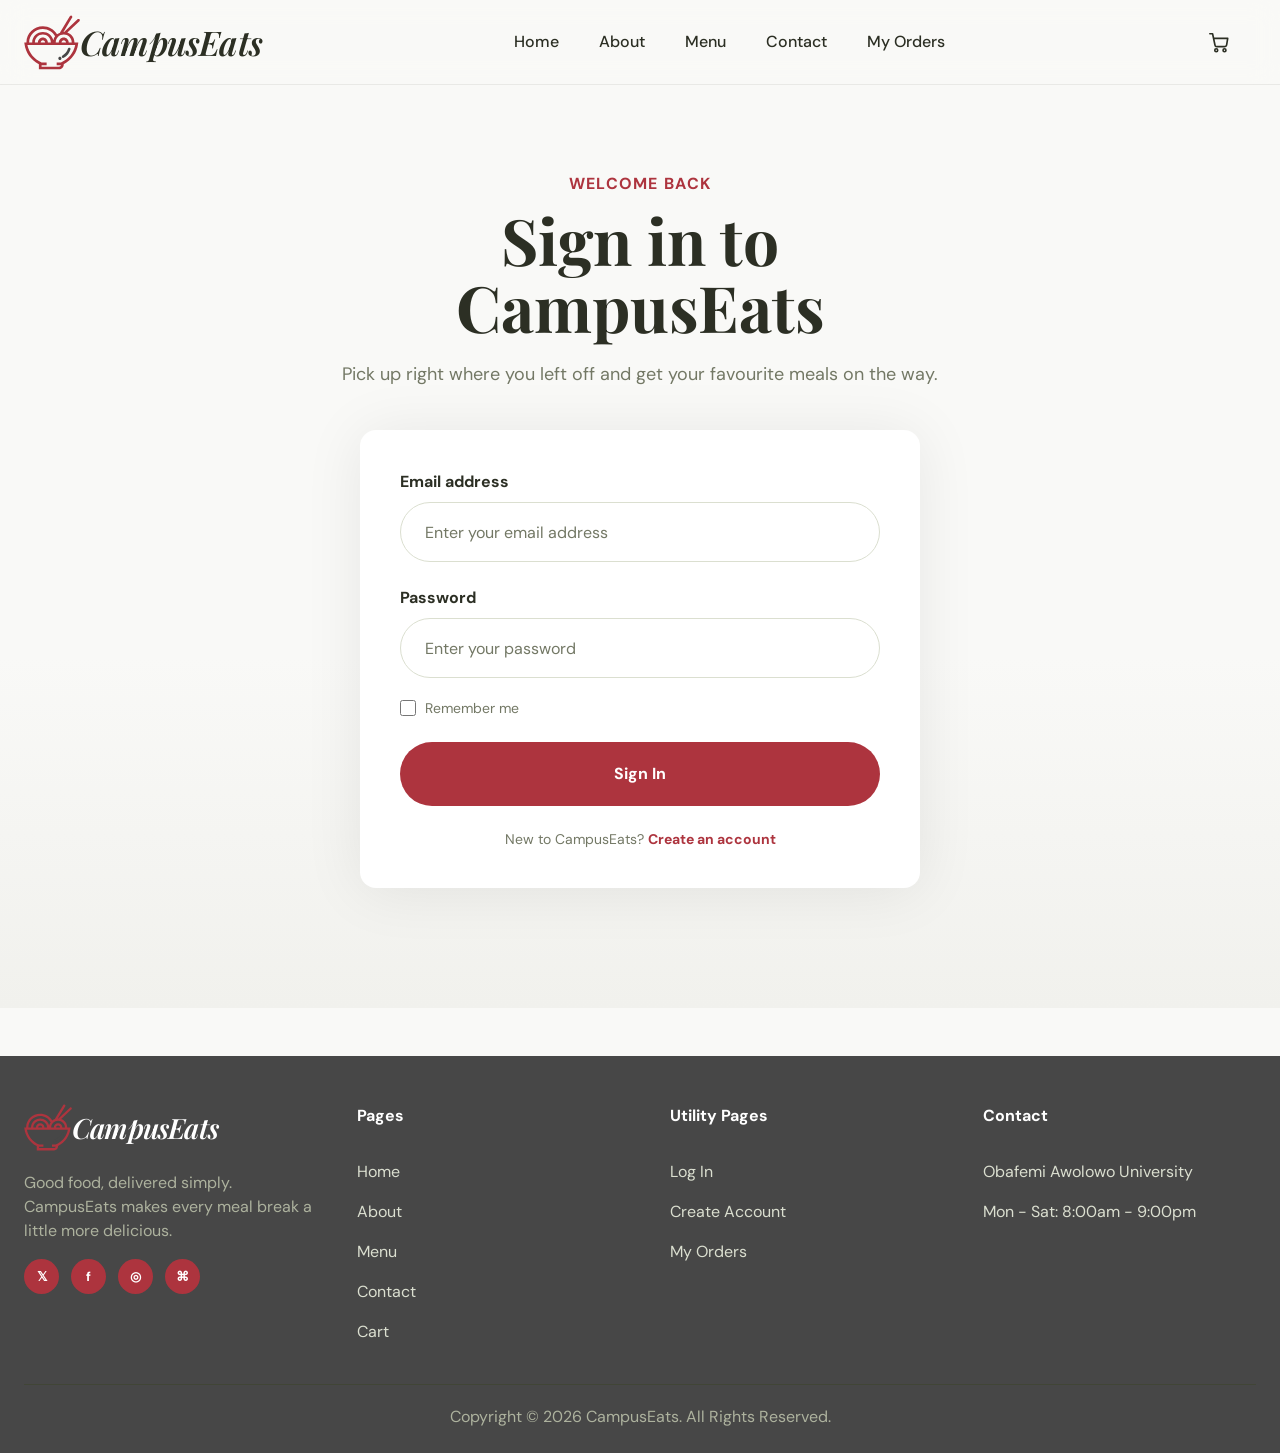
<file: login.html>
<!DOCTYPE html>
<html lang="en">
<head>
  <meta charset="UTF-8">
  <meta name="viewport" content="width=device-width, initial-scale=1.0">
  <title>Sign In | CampusEats</title>
  <link rel="stylesheet" href="css/base.css">
  <link rel="icon" type="image/svg+xml" href="assets/logo-mark.svg">
  <link rel="stylesheet" href="css/components.css">
  <link rel="stylesheet" href="css/pages/login.css">
</head>
<body>
  <main id="main" class="auth-page">
    <section class="auth-hero" aria-labelledby="login-title">
      <div class="auth-heading"><p class="eyebrow">Welcome back</p><h1 id="login-title">Sign in to CampusEats</h1><p>Pick up right where you left off and get your favourite meals on the way.</p></div>
      <form class="auth-card" id="login-form" action="#" method="post" novalidate>
        <div class="form-field"><label for="login-email">Email address</label><input id="login-email" name="email" type="email" autocomplete="email" placeholder="Enter your email address" required></div>
        <div class="form-field"><label for="login-password">Password</label><input id="login-password" name="password" type="password" autocomplete="current-password" placeholder="Enter your password" required></div>
        <div class="auth-options"><label class="check-label"><input type="checkbox" name="remember"> <span>Remember me</span></label></div>
        <p class="form-status" hidden></p>
        <button class="auth-submit" type="submit">Sign In</button><p class="auth-switch">New to CampusEats? <a href="register.html">Create an account</a></p>
      </form>
    </section>
  </main>
  <script src="js/storage.js"></script>
  <script src="js/utils.js"></script>
  <script src="js/data.js"></script>
  <script src="js/cart.js"></script>
  <script src="js/auth.js"></script>
  <script src="js/components.js"></script>
  <script src="js/auth-pages.js"></script>
</body>
</html>
</file>
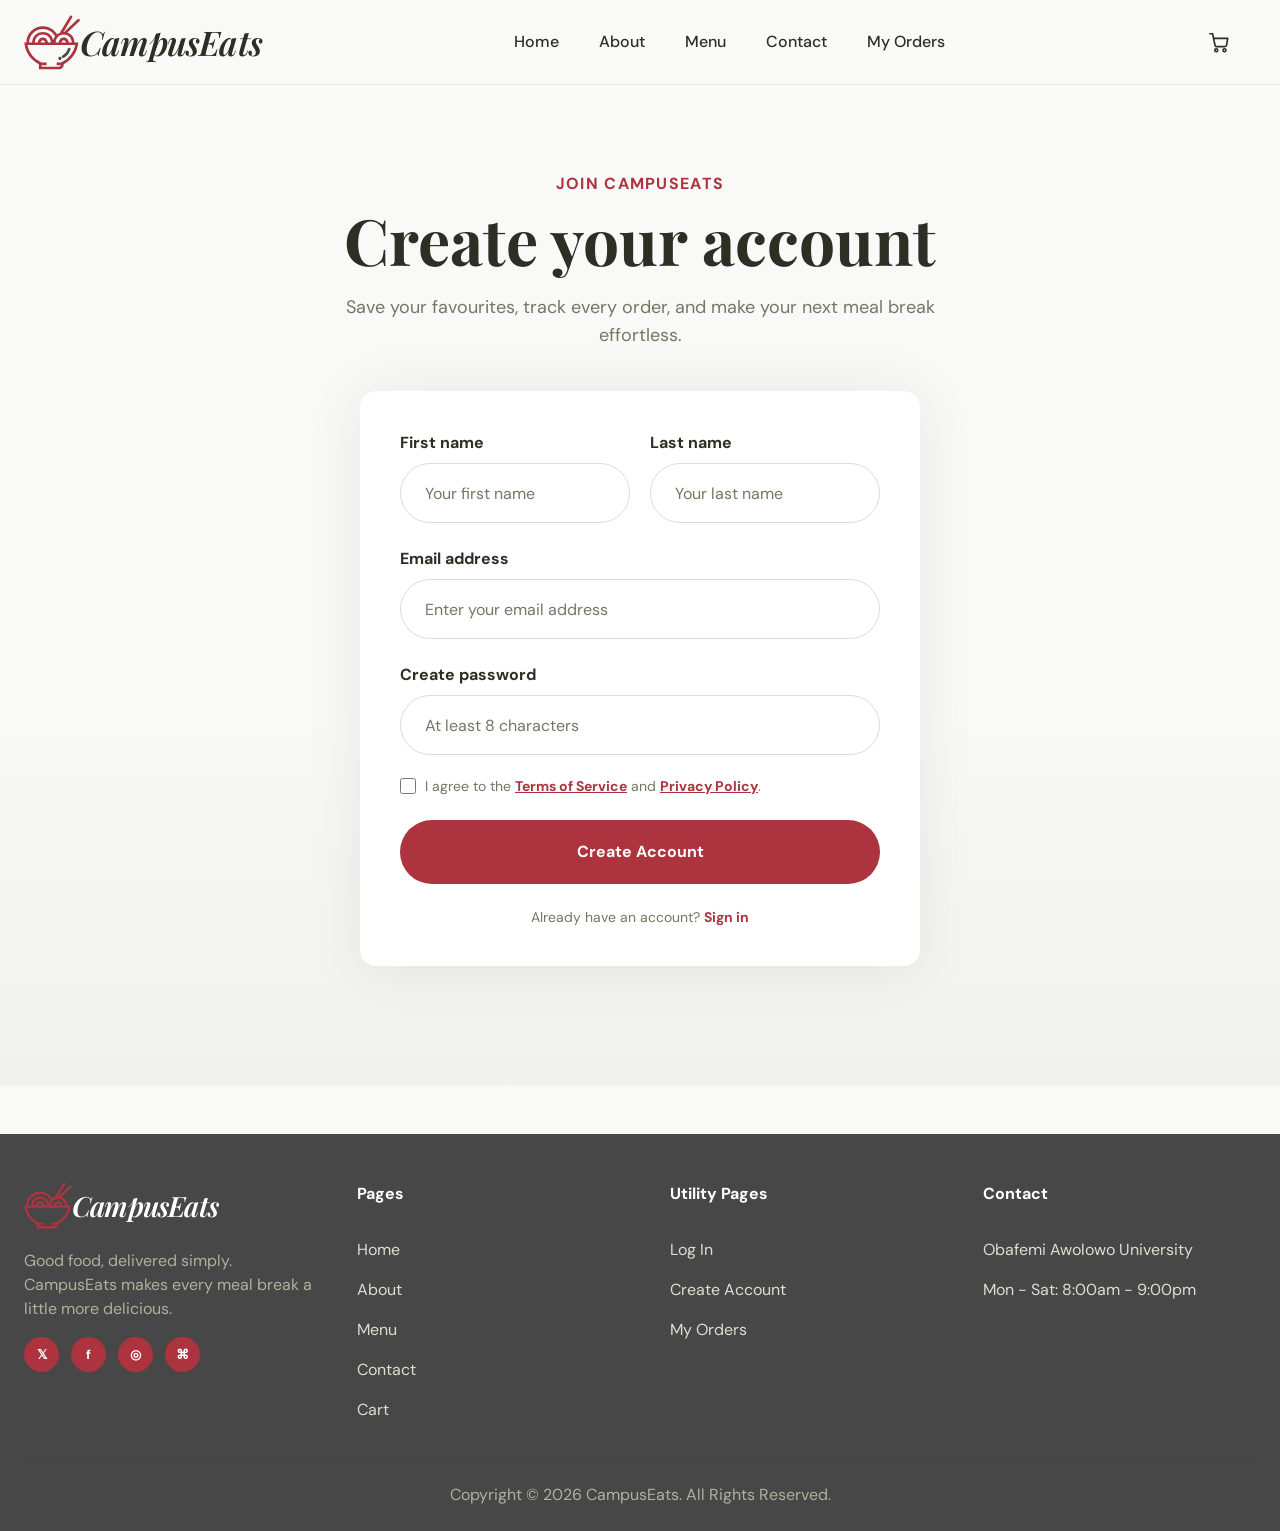
<file: register.html>
<!DOCTYPE html>
<html lang="en">
<head>
  <meta charset="UTF-8">
  <meta name="viewport" content="width=device-width, initial-scale=1.0">
  <title>Create Account | CampusEats</title>
  <link rel="stylesheet" href="css/base.css">
  <link rel="icon" type="image/svg+xml" href="assets/logo-mark.svg">
  <link rel="stylesheet" href="css/components.css">
  <link rel="stylesheet" href="css/pages/register.css">
</head>
<body>
  <main id="main" class="auth-page">
    <section class="auth-hero" aria-labelledby="register-title">
      <div class="auth-heading"><p class="eyebrow">Join CampusEats</p><h1 id="register-title">Create your account</h1><p>Save your favourites, track every order, and make your next meal break effortless.</p></div>
      <form class="auth-card" id="register-form" action="#" method="post" novalidate>
        <div class="form-row"><div class="form-field"><label for="first-name">First name</label><input id="first-name" name="firstName" type="text" autocomplete="given-name" placeholder="Your first name" required></div><div class="form-field"><label for="last-name">Last name</label><input id="last-name" name="lastName" type="text" autocomplete="family-name" placeholder="Your last name" required></div></div>
        <div class="form-field"><label for="register-email">Email address</label><input id="register-email" name="email" type="email" autocomplete="email" placeholder="Enter your email address" required></div>
        <div class="form-field"><label for="register-password">Create password</label><input id="register-password" name="password" type="password" autocomplete="new-password" placeholder="At least 8 characters" minlength="8" required></div>
        <label class="check-label terms"><input type="checkbox" required> <span>I agree to the <a href="#">Terms of Service</a> and <a href="#">Privacy Policy</a>.</span></label>
        <p class="form-status" hidden></p>
        <button class="auth-submit" type="submit">Create Account</button><p class="auth-switch">Already have an account? <a href="login.html">Sign in</a></p>
      </form>
    </section>
  </main>
  <script src="js/storage.js"></script>
  <script src="js/utils.js"></script>
  <script src="js/data.js"></script>
  <script src="js/cart.js"></script>
  <script src="js/auth.js"></script>
  <script src="js/components.js"></script>
  <script src="js/auth-pages.js"></script>
</body>
</html>
</file>
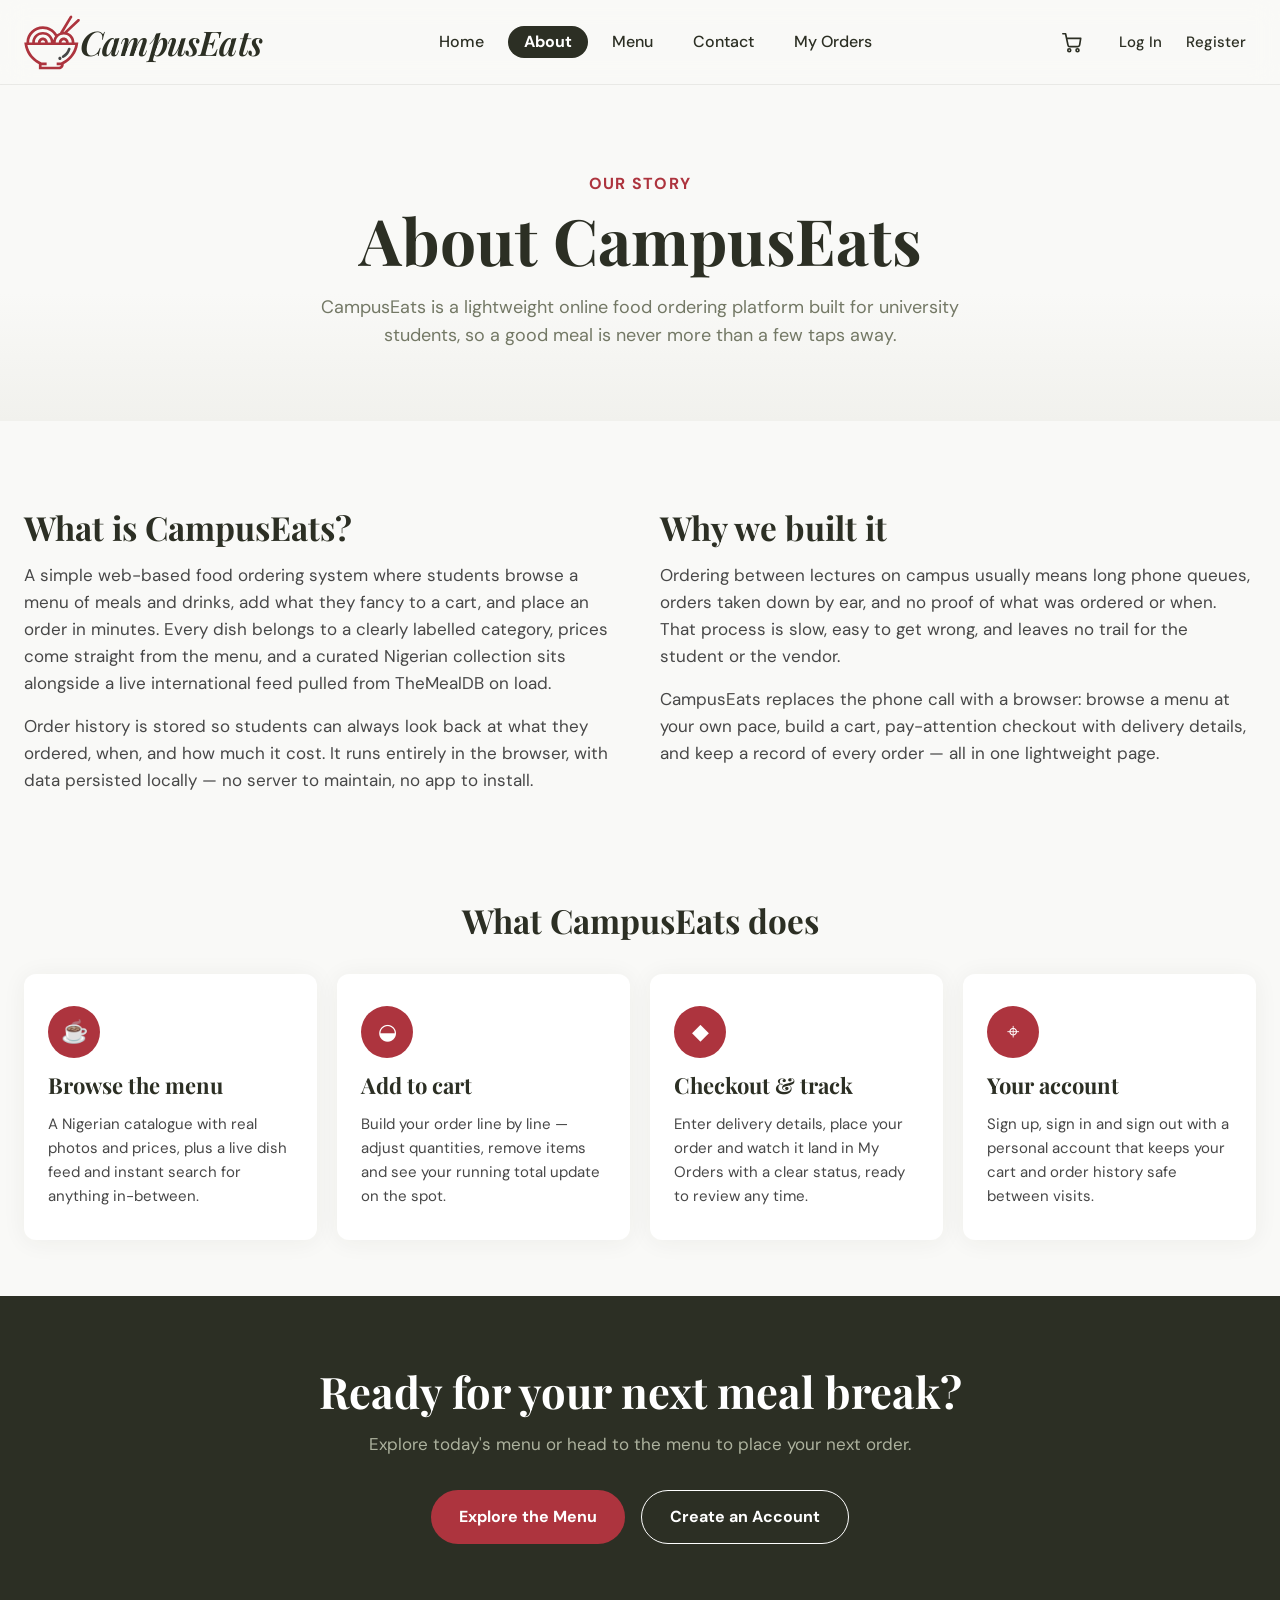
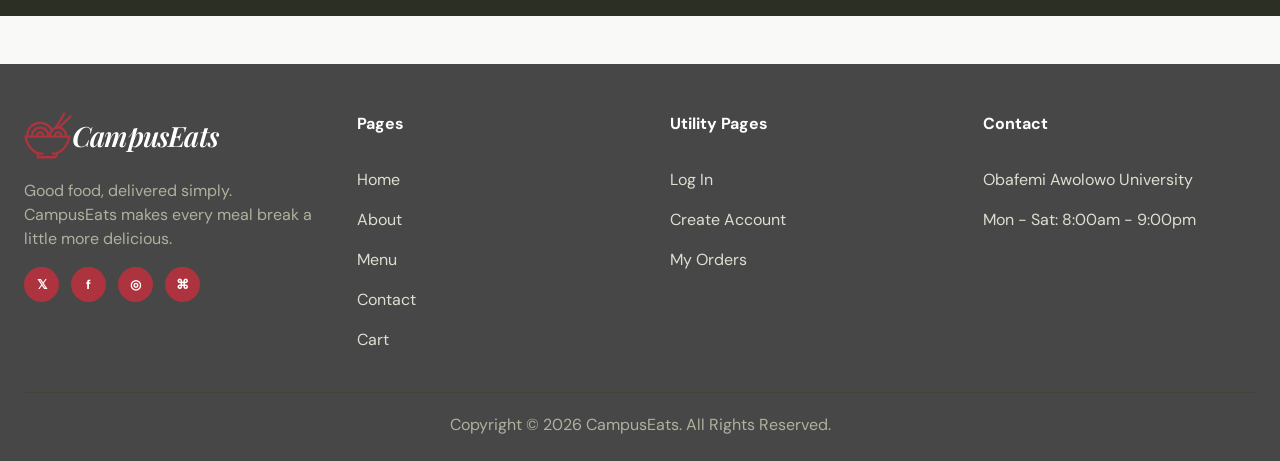
<file: pages/about.html>
<!DOCTYPE html>
<html lang="en">
<head>
  <meta charset="UTF-8">
  <meta name="viewport" content="width=device-width, initial-scale=1.0">
  <title>About Us | CampusEats</title>
  <link rel="stylesheet" href="../css/base.css">
  <link rel="icon" type="image/svg+xml" href="../assets/logo-mark.svg">
  <link rel="stylesheet" href="../css/components.css">
  <link rel="stylesheet" href="../css/pages/about.css">
</head>
<body>
  <main id="main" class="about-page">
    <section class="about-hero" aria-labelledby="about-title">
      <div class="site-shell about-hero__inner">
        <p class="eyebrow">Our story</p>
        <h1 id="about-title">About CampusEats</h1>
        <p class="about-hero__lede">
          CampusEats is a lightweight online food ordering platform built for
          university students, so a good meal is never more than a few taps away.
        </p>
      </div>
    </section>

    <section class="site-shell about-split" aria-label="What and why">
      <div class="about-block">
        <h2>What is CampusEats?</h2>
        <p>
          A simple web-based food ordering system where students browse a menu of
          meals and drinks, add what they fancy to a cart, and place an order in
          minutes. Every dish belongs to a clearly labelled category, prices come
          straight from the menu, and a curated Nigerian collection sits alongside
          a live international feed pulled from TheMealDB on load.
        </p>
        <p>
          Order history is stored so students can always look back at what they
          ordered, when, and how much it cost. It runs entirely in the browser,
          with data persisted locally — no server to maintain, no app to install.
        </p>
      </div>
      <div class="about-block">
        <h2>Why we built it</h2>
        <p>
          Ordering between lectures on campus usually means long phone queues,
          orders taken down by ear, and no proof of what was ordered or when.
          That process is slow, easy to get wrong, and leaves no trail for the
          student or the vendor.
        </p>
        <p>
          CampusEats replaces the phone call with a browser: browse a menu at your
          own pace, build a cart, pay-attention checkout with delivery details,
          and keep a record of every order — all in one lightweight page.
        </p>
      </div>
    </section>

    <section class="site-shell about-features" aria-labelledby="features-title">
      <h2 id="features-title">What CampusEats does</h2>
      <div class="about-card-grid">
        <article class="about-card">
          <span class="about-card__icon" aria-hidden="true">☕</span>
          <h3>Browse the menu</h3>
          <p>
            A Nigerian catalogue with real photos and prices, plus a live dish
            feed and instant search for anything in-between.
          </p>
        </article>
        <article class="about-card">
          <span class="about-card__icon" aria-hidden="true">◒</span>
          <h3>Add to cart</h3>
          <p>
            Build your order line by line — adjust quantities, remove items and
            see your running total update on the spot.
          </p>
        </article>
        <article class="about-card">
          <span class="about-card__icon" aria-hidden="true">◆</span>
          <h3>Checkout &amp; track</h3>
          <p>
            Enter delivery details, place your order and watch it land in My
            Orders with a clear status, ready to review any time.
          </p>
        </article>
        <article class="about-card">
          <span class="about-card__icon" aria-hidden="true">⌖</span>
          <h3>Your account</h3>
          <p>
            Sign up, sign in and sign out with a personal account that keeps your
            cart and order history safe between visits.
          </p>
        </article>
      </div>
    </section>

    <section class="about-cta" aria-label="Get started">
      <div class="site-shell about-cta__inner">
        <h2>Ready for your next meal break?</h2>
        <p>
          Explore today's menu or head to the menu to place your next order.
        </p>
        <div class="about-cta__actions">
          <a class="about-button about-button--red" href="menu.html"
            >Explore the Menu</a
          ><a class="about-button about-button--line guest-only-action" href="../register.html"
            >Create an Account</a
          >
        </div>
      </div>
    </section>
  </main>
  <script src="../js/storage.js"></script>
  <script src="../js/utils.js"></script>
  <script src="../js/data.js"></script>
  <script src="../js/cart.js"></script>
  <script src="../js/auth.js"></script>
  <script src="../js/components.js"></script>
</body>
</html>
</file>
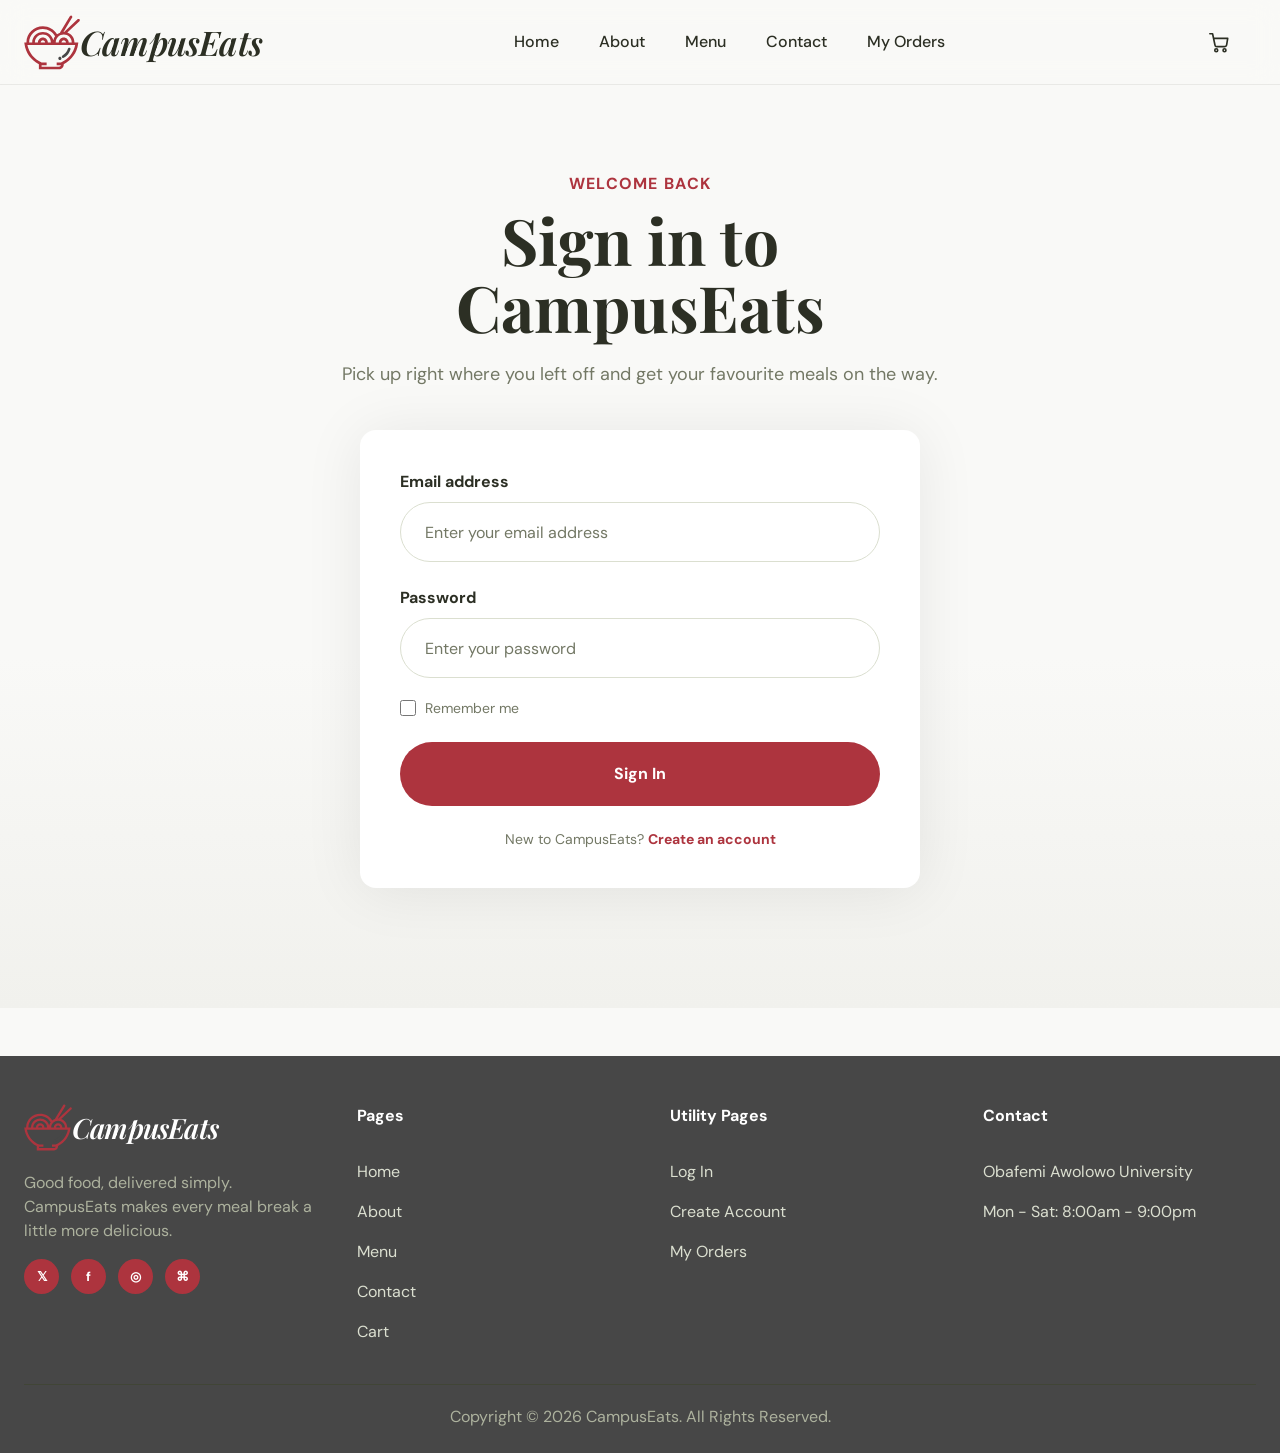
<file: pages/admin.html>
<!doctype html>
<html lang="en">
  <head>
    <meta charset="UTF-8" />
    <meta name="viewport" content="width=device-width, initial-scale=1.0" />
    <title>Admin | CampusEats</title>
    <link rel="stylesheet" href="../css/base.css" />
    <link rel="icon" type="image/svg+xml" href="../assets/logo-mark.svg" />
    <link rel="stylesheet" href="../css/components.css" />
    <link rel="stylesheet" href="../css/pages/admin.css" />
  </head>
  <body>
    <main id="main"></main>

    <script src="../js/storage.js"></script>
    <script src="../js/utils.js"></script>
    <script src="../js/data.js"></script>
    <script src="../js/cart.js"></script>
    <script src="../js/auth.js"></script>
    <script src="../js/components.js"></script>
    <script src="../js/admin.js"></script>
  </body>
</html>
</file>
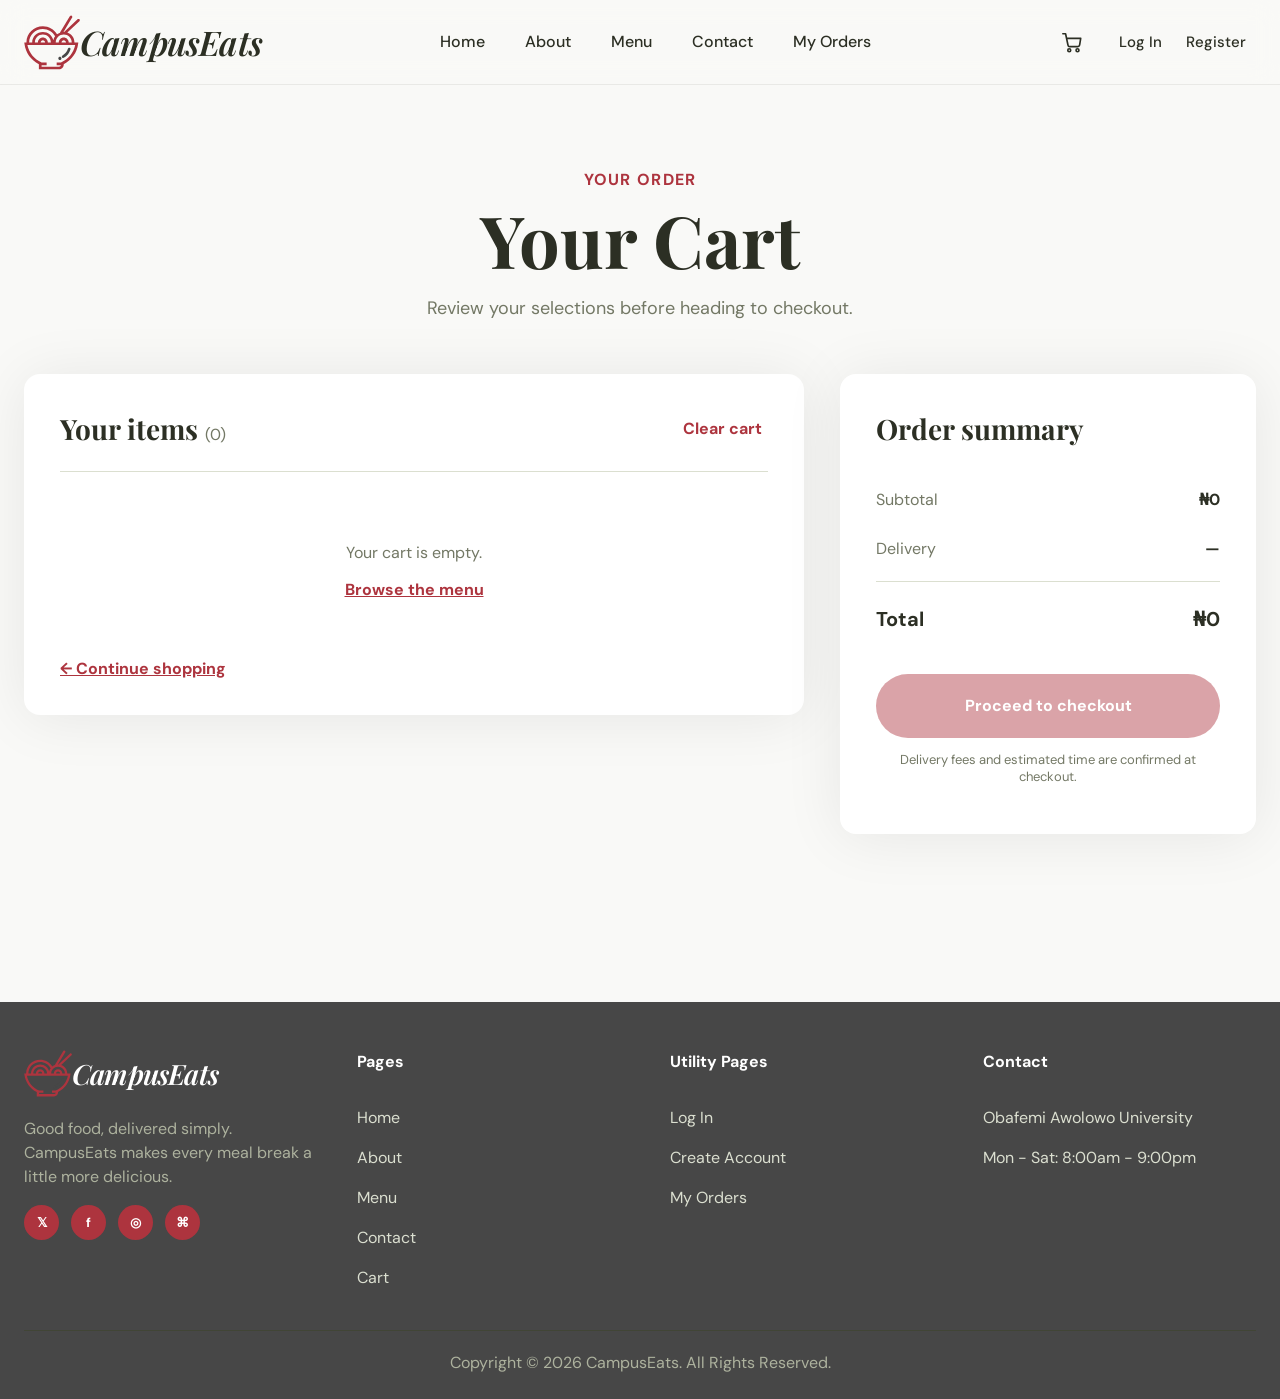
<file: pages/cart.html>
<!DOCTYPE html>
<html lang="en">

<head>
  <meta charset="UTF-8">
  <meta name="viewport" content="width=device-width, initial-scale=1.0">
  <title>Your Cart | CampusEats</title>
  <link rel="stylesheet" href="../css/base.css">
  <link rel="icon" type="image/svg+xml" href="../assets/logo-mark.svg">
  <link rel="stylesheet" href="../css/components.css">
  <link rel="stylesheet" href="../css/pages/cart.css">
</head>

<body>
  <main id="main" class="cart-page">
    <section class="cart-hero">
      <p class="eyebrow">Your order</p>
      <h1>Your Cart</h1>
      <p>Review your selections before heading to checkout.</p>
    </section>
    <section class="cart-layout" aria-live="polite">
      <div class="cart-panel">
        <div class="cart-panel-heading">
          <h2>Your items <span id="cart-item-count">(0)</span></h2><button class="cart-text-button" type="button"
            id="clear-cart">Clear cart</button>
        </div>
        <div id="cart-items"></div>
        <div class="empty-cart" id="empty-cart" hidden>
          <p>Your cart is empty.</p><a href="menu.html">Browse the menu</a>
        </div>
        <a class="continue-link" href="menu.html">← Continue shopping</a>
      </div>
      <aside class="order-summary">
        <h2>Order summary</h2>
        <dl>
          <div>
            <dt>Subtotal</dt>
            <dd id="subtotal">₦0</dd>
          </div>
          <div>
            <dt>Delivery</dt>
            <dd id="delivery">—</dd>
          </div>
          <div class="summary-total">
            <dt>Total</dt>
            <dd id="total">₦0</dd>
          </div>
        </dl><a class="checkout-button" id="checkout-button" href="checkout.html">Proceed to checkout</a>
        <p>Delivery fees and estimated time are confirmed at checkout.</p>
      </aside>
    </section>
  </main>
  <script src="../js/storage.js"></script>
  <script src="../js/utils.js"></script>
  <script src="../js/data.js"></script>
  <script src="../js/cart.js"></script>
  <script src="../js/auth.js"></script>
  <script src="../js/components.js"></script>
  <script src="../js/cart-page.js"></script>
</body>

</html>
</file>
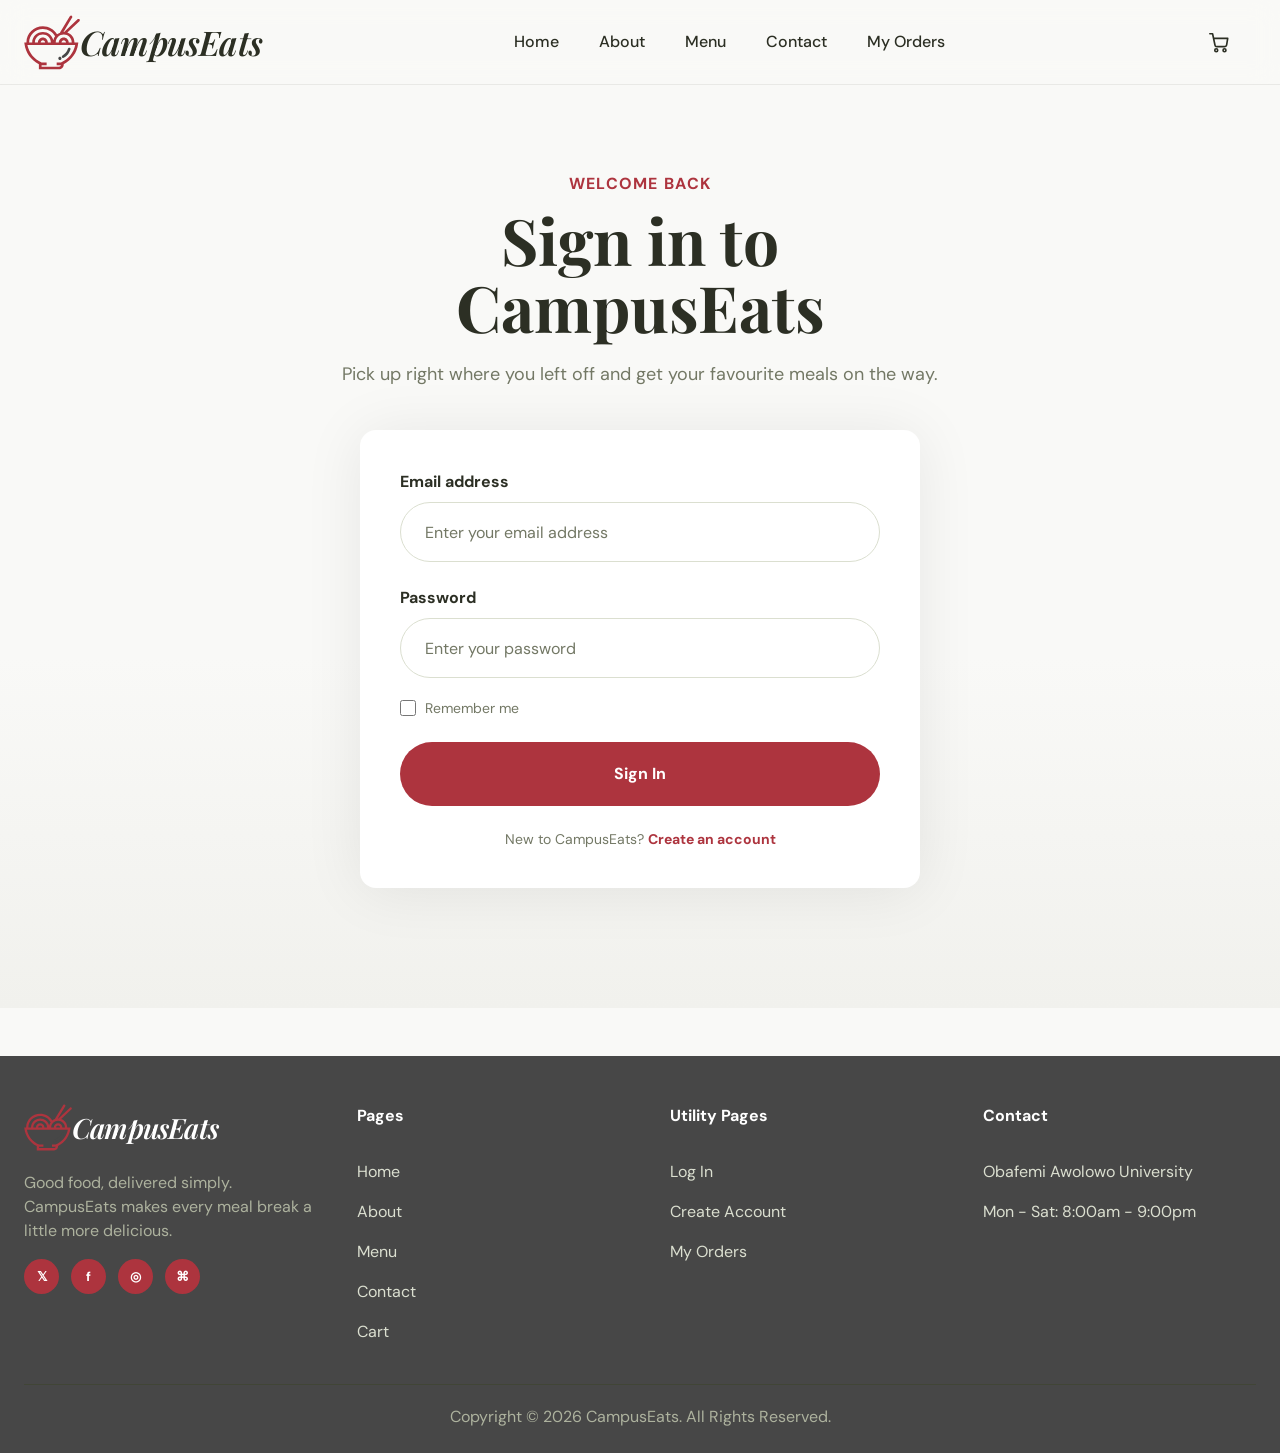
<file: pages/checkout.html>
<!DOCTYPE html>
<html lang="en">
<head>
  <meta charset="UTF-8">
  <meta name="viewport" content="width=device-width, initial-scale=1.0">
  <title>Checkout | CampusEats</title>
  <link rel="stylesheet" href="../css/base.css">
  <link rel="icon" type="image/svg+xml" href="../assets/logo-mark.svg">
  <link rel="stylesheet" href="../css/components.css">
  <link rel="stylesheet" href="../css/pages/checkout.css">
</head>
<body>
  <main id="main"></main>

  <script src="../js/storage.js"></script>
  <script src="../js/utils.js"></script>
  <script src="../js/data.js"></script>
  <script src="../js/cart.js"></script>
  <script src="../js/auth.js"></script>
  <script src="../js/components.js"></script>
  <script src="../js/checkout.js"></script>
</body>
</html>
</file>
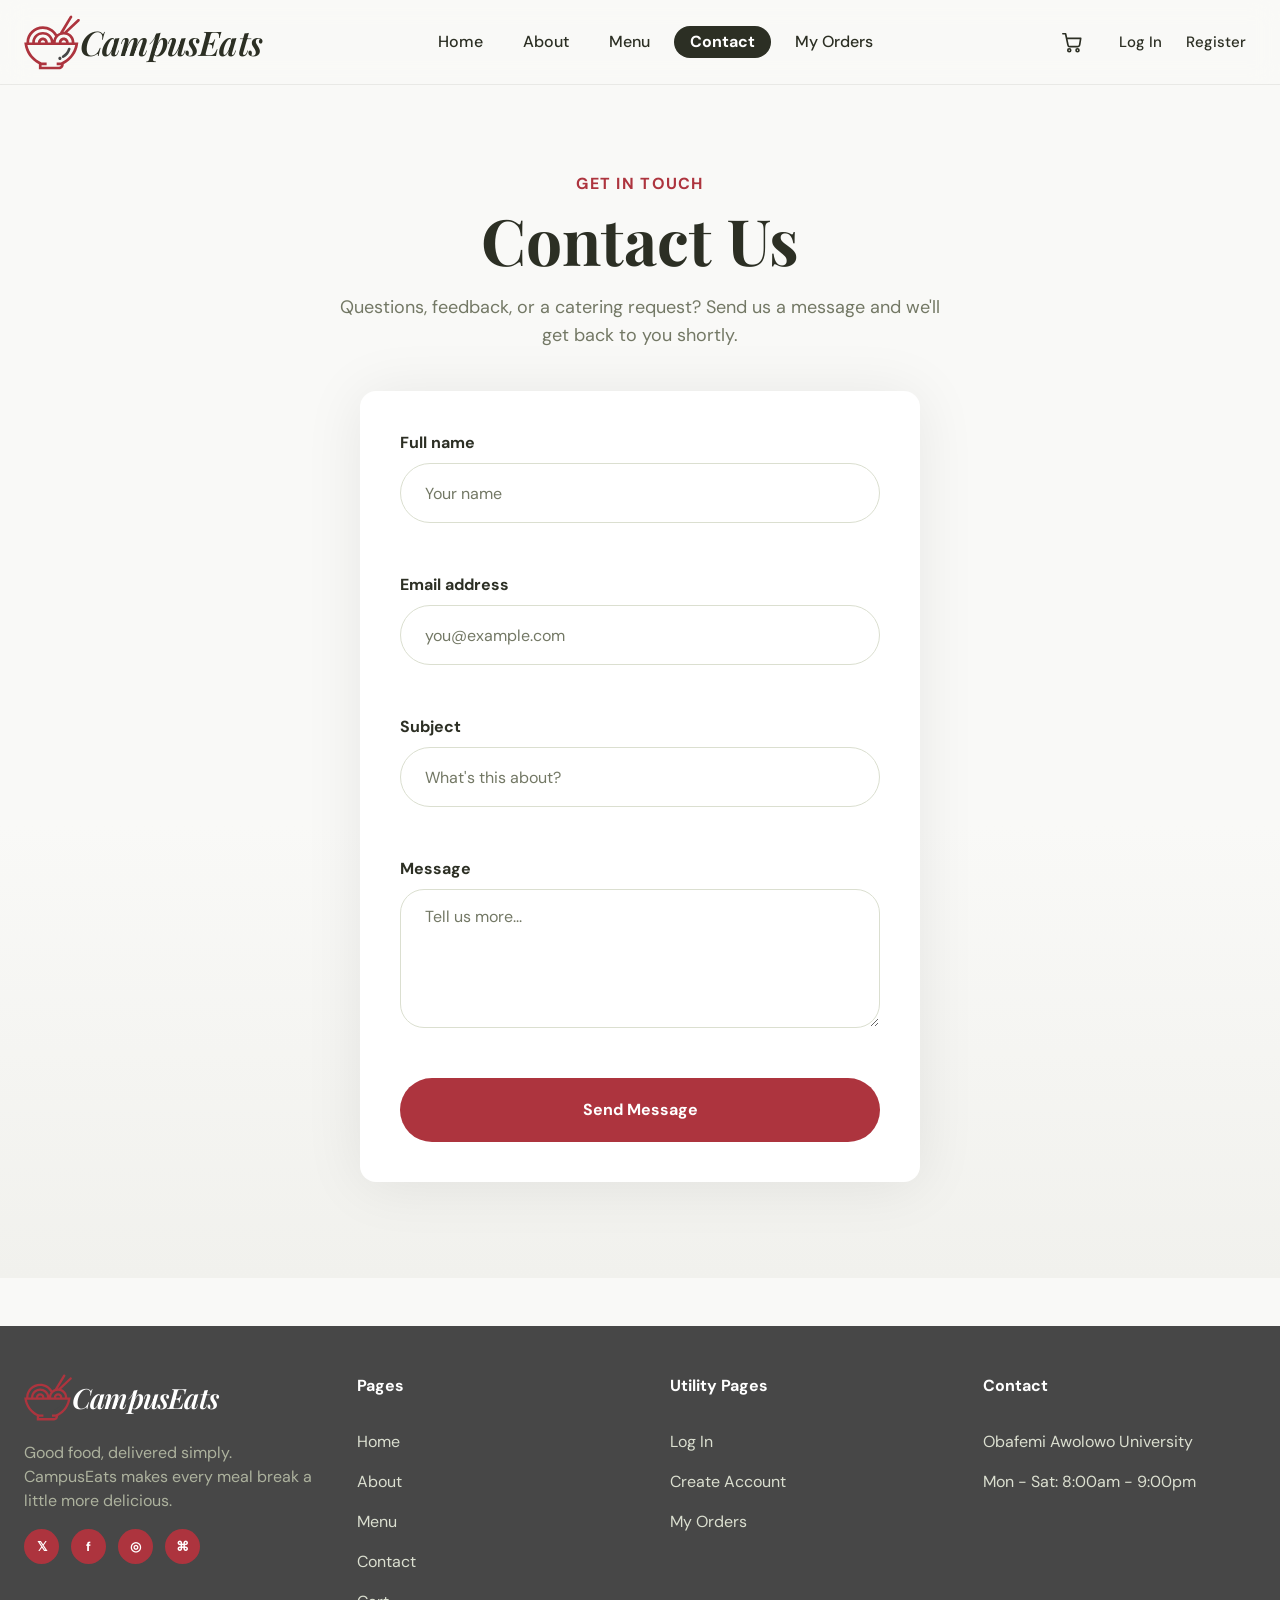
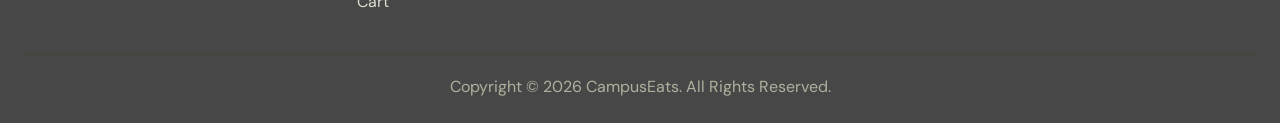
<file: pages/contact.html>
<!DOCTYPE html>
<html lang="en">
<head>
  <meta charset="UTF-8">
  <meta name="viewport" content="width=device-width, initial-scale=1.0">
  <title>Contact | CampusEats</title>
  <link rel="stylesheet" href="../css/base.css">
  <link rel="icon" type="image/svg+xml" href="../assets/logo-mark.svg">
  <link rel="stylesheet" href="../css/components.css">
  <link rel="stylesheet" href="../css/pages/contact.css">
</head>
<body>
  <main id="main">
  <section class="auth-hero contact-hero">
    <div class="site-shell">
      <div class="auth-heading">
        <p class="eyebrow">Get in Touch</p>
        <h1>Contact Us</h1>
        <p>Questions, feedback, or a catering request? Send us a message and we'll get back to you shortly.</p>
      </div>

      <div class="contact-layout">
        <form class="auth-card contact-form" id="contact-form" novalidate>
          <p class="form-status" hidden></p>
          <div class="form-field">
            <label for="contact-name">Full name</label>
            <input type="text" id="contact-name" name="name" placeholder="Your name" required>
            <span class="field-error" id="name-error"></span>
          </div>

          <div class="form-field">
            <label for="contact-email">Email address</label>
            <input type="email" id="contact-email" name="email" placeholder="you@example.com" required>
            <span class="field-error" id="email-error"></span>
          </div>

          <div class="form-field">
            <label for="contact-subject">Subject</label>
            <input type="text" id="contact-subject" name="subject" placeholder="What's this about?">
            <span class="field-error" id="subject-error"></span>
          </div>

          <div class="form-field">
            <label for="contact-message">Message</label>
            <textarea id="contact-message" name="message" rows="5" placeholder="Tell us more..." required></textarea>
            <span class="field-error" id="message-error"></span>
          </div>

          <button type="submit" class="auth-submit">Send Message</button>
        </form>

      </div>
    </div>
  </section>
</main>
  
  <script src="../js/storage.js"></script>
  <script src="../js/utils.js"></script>
  <script src="../js/data.js"></script>
  <script src="../js/cart.js"></script>
  <script src="../js/auth.js"></script>
  <script src="../js/components.js"></script>
  <script src="../js/contact.js"></script>
</body>
</html>
</file>
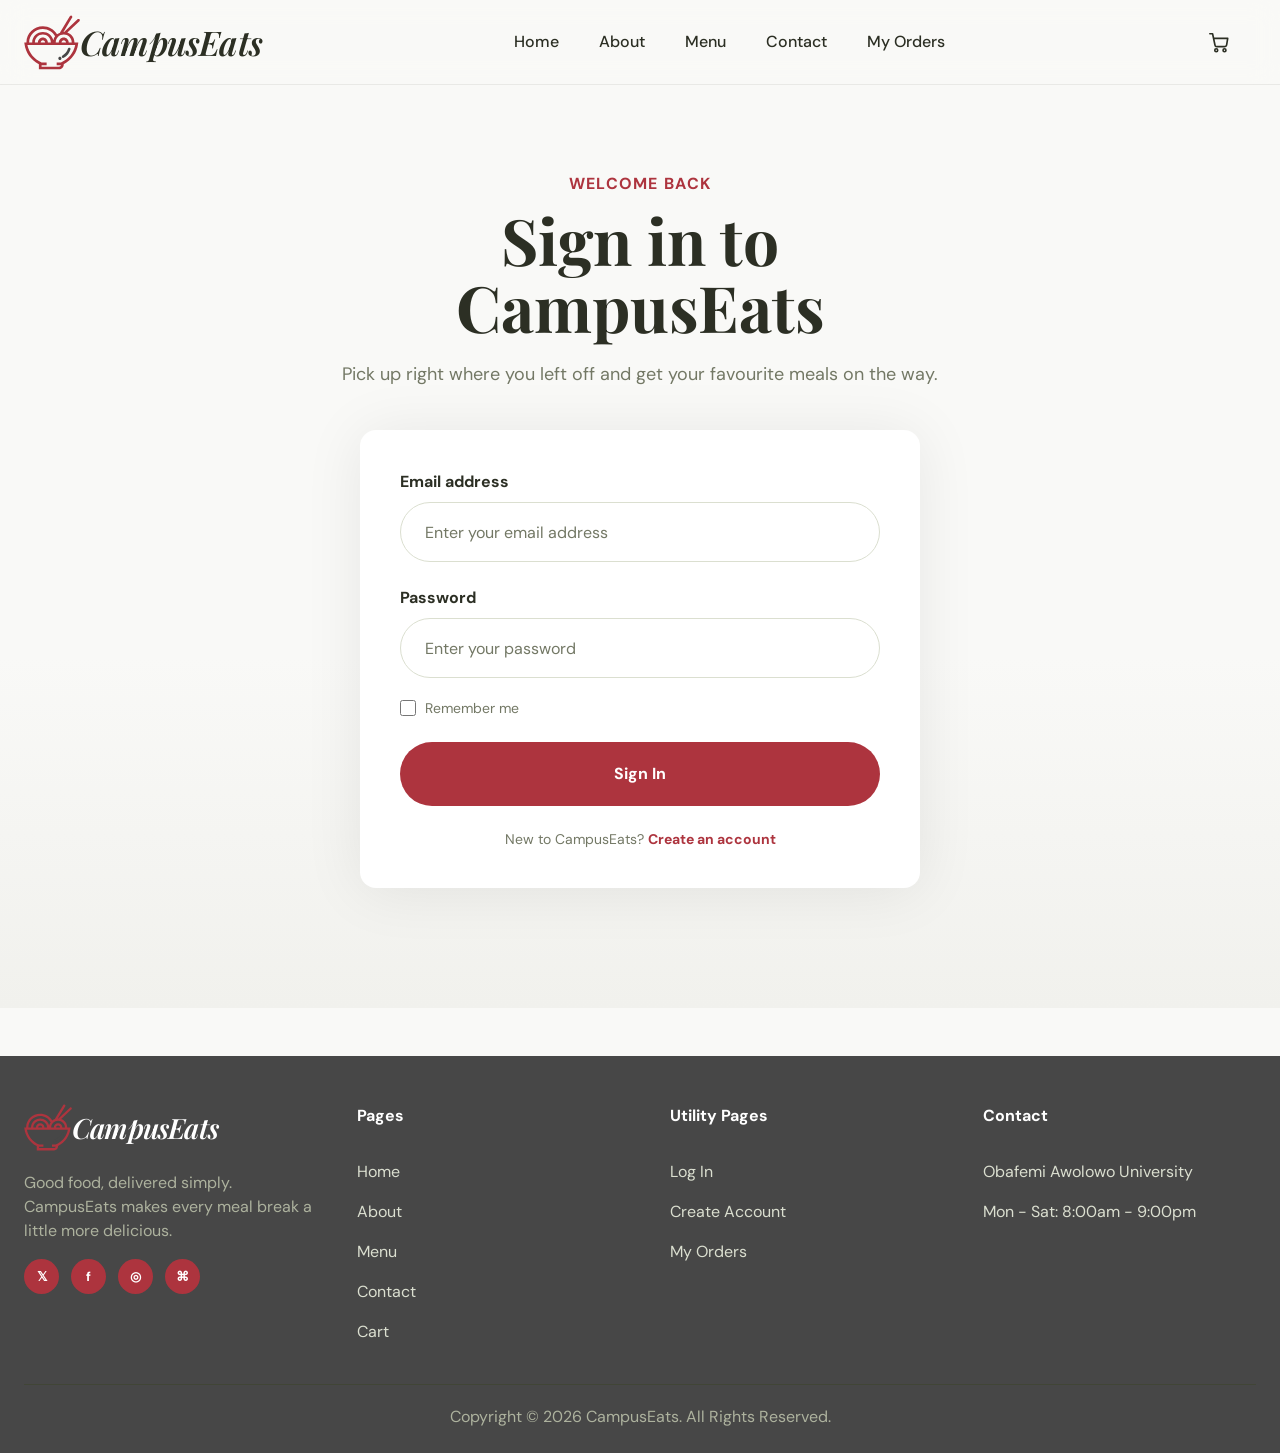
<file: pages/login.html>
<!DOCTYPE html>
<html lang="en">
<head>
  <meta charset="UTF-8">
  <meta name="viewport" content="width=device-width, initial-scale=1.0">
  <title>Sign In | CampusEats</title>
  <link rel="stylesheet" href="../css/base.css">
  <link rel="stylesheet" href="../css/components.css">
  <link rel="stylesheet" href="../css/pages/login.css">
</head>
<body>
  <main id="main" class="auth-page">
    <section class="auth-hero" aria-labelledby="login-title">
      <div class="auth-heading"><p class="eyebrow">Welcome back</p><h1 id="login-title">Sign in to CampusEats</h1><p>Pick up right where you left off and get your favourite meals on the way.</p></div>
      <form class="auth-card" id="login-form" action="#" method="post" novalidate>
        <div class="form-field"><label for="login-email">Email address</label><input id="login-email" name="email" type="email" autocomplete="email" placeholder="Enter your email address" required></div>
        <div class="form-field"><label for="login-password">Password</label><input id="login-password" name="password" type="password" autocomplete="current-password" placeholder="Enter your password" required></div>
        <div class="auth-options"><label class="check-label"><input type="checkbox" name="remember"> <span>Remember me</span></label></div>
        <p class="form-status" hidden></p>
        <button class="auth-submit" type="submit">Sign In</button><p class="auth-switch">New to CampusEats? <a href="register.html">Create an account</a></p>
      </form>
    </section>
  </main>
  <script src="../js/storage.js"></script>
  <script src="../js/utils.js"></script>
  <script src="../js/data.js"></script>
  <script src="../js/cart.js"></script>
  <script src="../js/auth.js"></script>
  <script src="../js/components.js"></script>
  <script src="../js/auth-pages.js"></script>
</body>
</html>
</file>
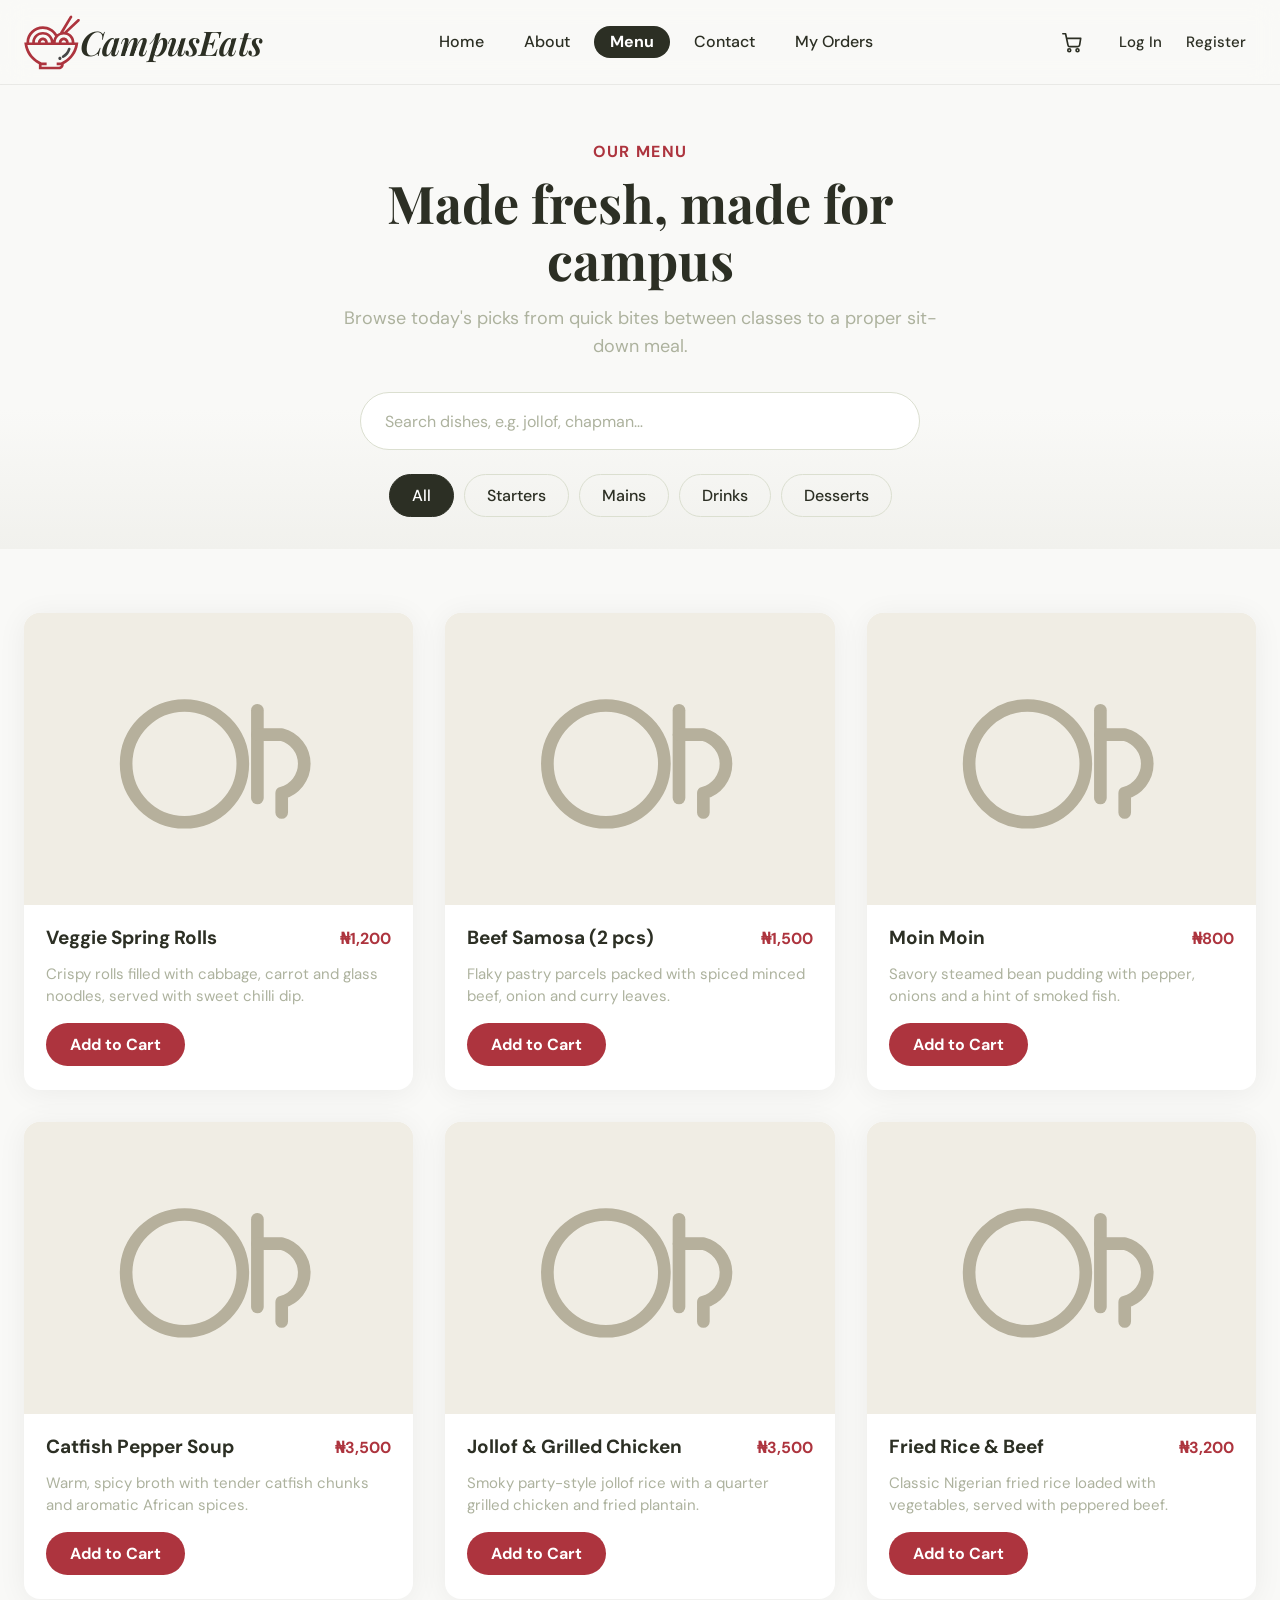
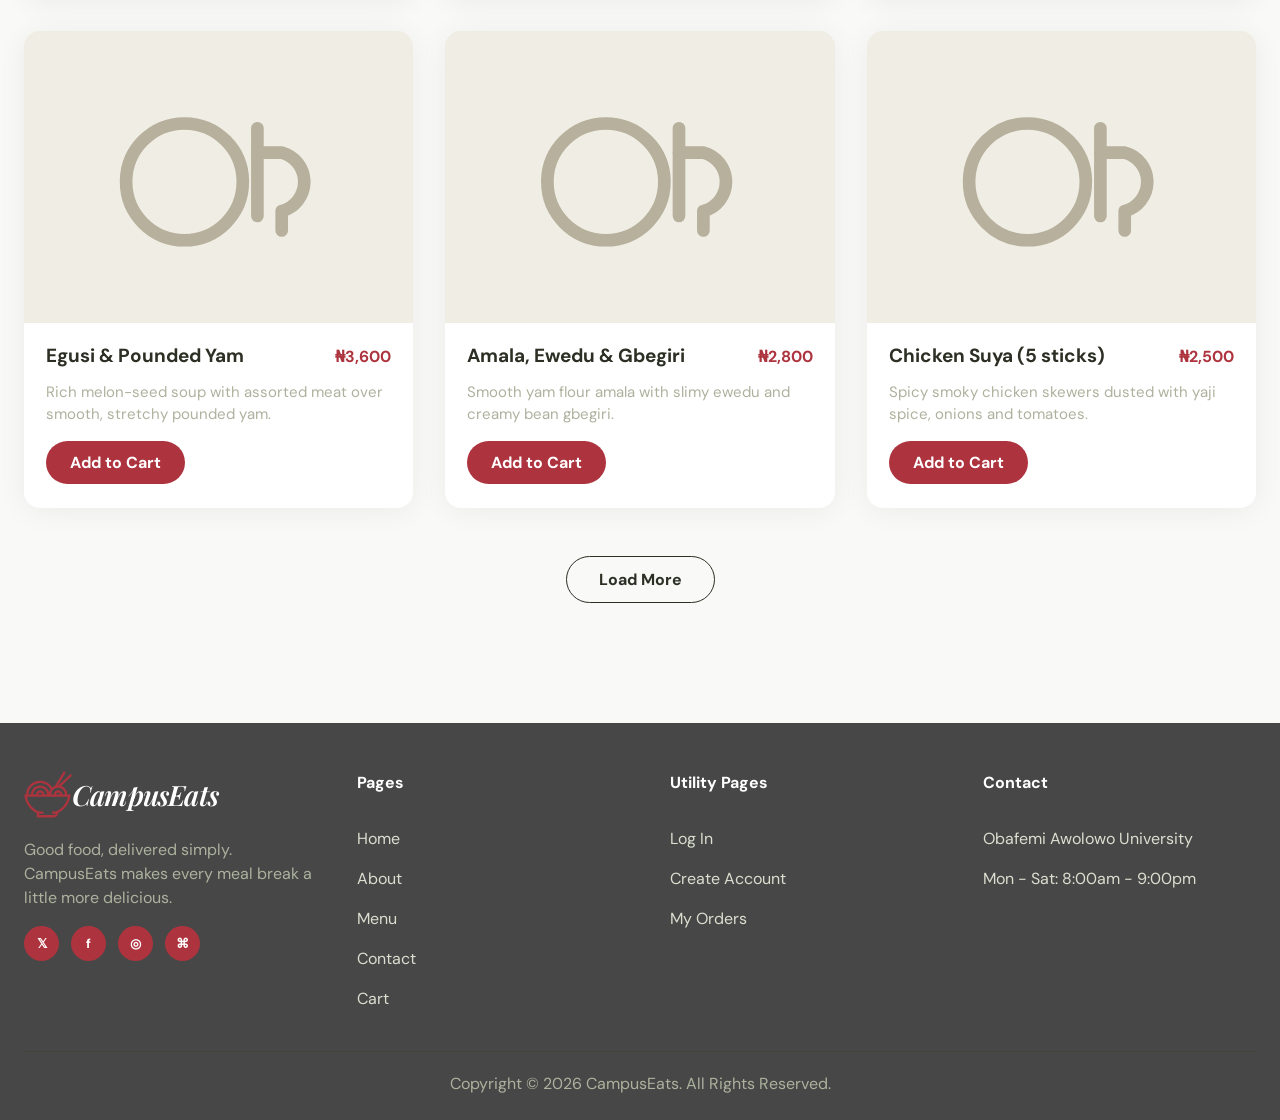
<file: pages/menu.html>
<!DOCTYPE html>
<html lang="en">

<head>
  <meta charset="UTF-8">
  <meta name="viewport" content="width=device-width, initial-scale=1.0">
  <title>Menu | CampusEats</title>
  <link rel="stylesheet" href="../css/base.css">
  <link rel="icon" type="image/svg+xml" href="../assets/logo-mark.svg">
  <link rel="stylesheet" href="../css/components.css">
  <link rel="stylesheet" href="../css/pages/menu.css">
</head>

<body>
  <main id="main">
    <section class="menu-hero">
      <div class="site-shell menu-heading">
        <p class="eyebrow">Our Menu</p>
        <h1>Made fresh, made for campus</h1>
        <p>Browse today's picks from quick bites between classes to a proper sit-down meal.</p>
      </div>

      <div class="site-shell menu-search">
        <input id="menu-search" type="search" placeholder="Search dishes, e.g. jollof, chapman…" aria-label="Search menu">
      </div>

      <div class="site-shell menu-filters" aria-label="Menu categories">
        <button class="filter-chip is-active" type="button" data-filter="all" aria-pressed="true">All</button>
        <button class="filter-chip" type="button" data-filter="starters" aria-pressed="false">Starters</button>
        <button class="filter-chip" type="button" data-filter="mains" aria-pressed="false">Mains</button>
        <button class="filter-chip" type="button" data-filter="drinks" aria-pressed="false">Drinks</button>
        <button class="filter-chip" type="button" data-filter="desserts" aria-pressed="false">Desserts</button>
      </div>
    </section>

    <section class="menu-section site-shell">
      <div class="menu-grid" id="menu-grid"></div>
      <p class="menu-status" id="menu-status" hidden></p>
      <div class="load-more-wrap">
        <button type="button" class="load-more-btn" id="load-more" hidden>Load More</button>
      </div>
    </section>
  </main>
  <script src="../js/storage.js"></script>
  <script src="../js/utils.js"></script>
  <script src="../js/data.js"></script>
  <script src="../js/cart.js"></script>
  <script src="../js/auth.js"></script>
  <script src="../js/components.js"></script>
  <script src="../js/menu.js"></script>
</body>

</html>
</file>
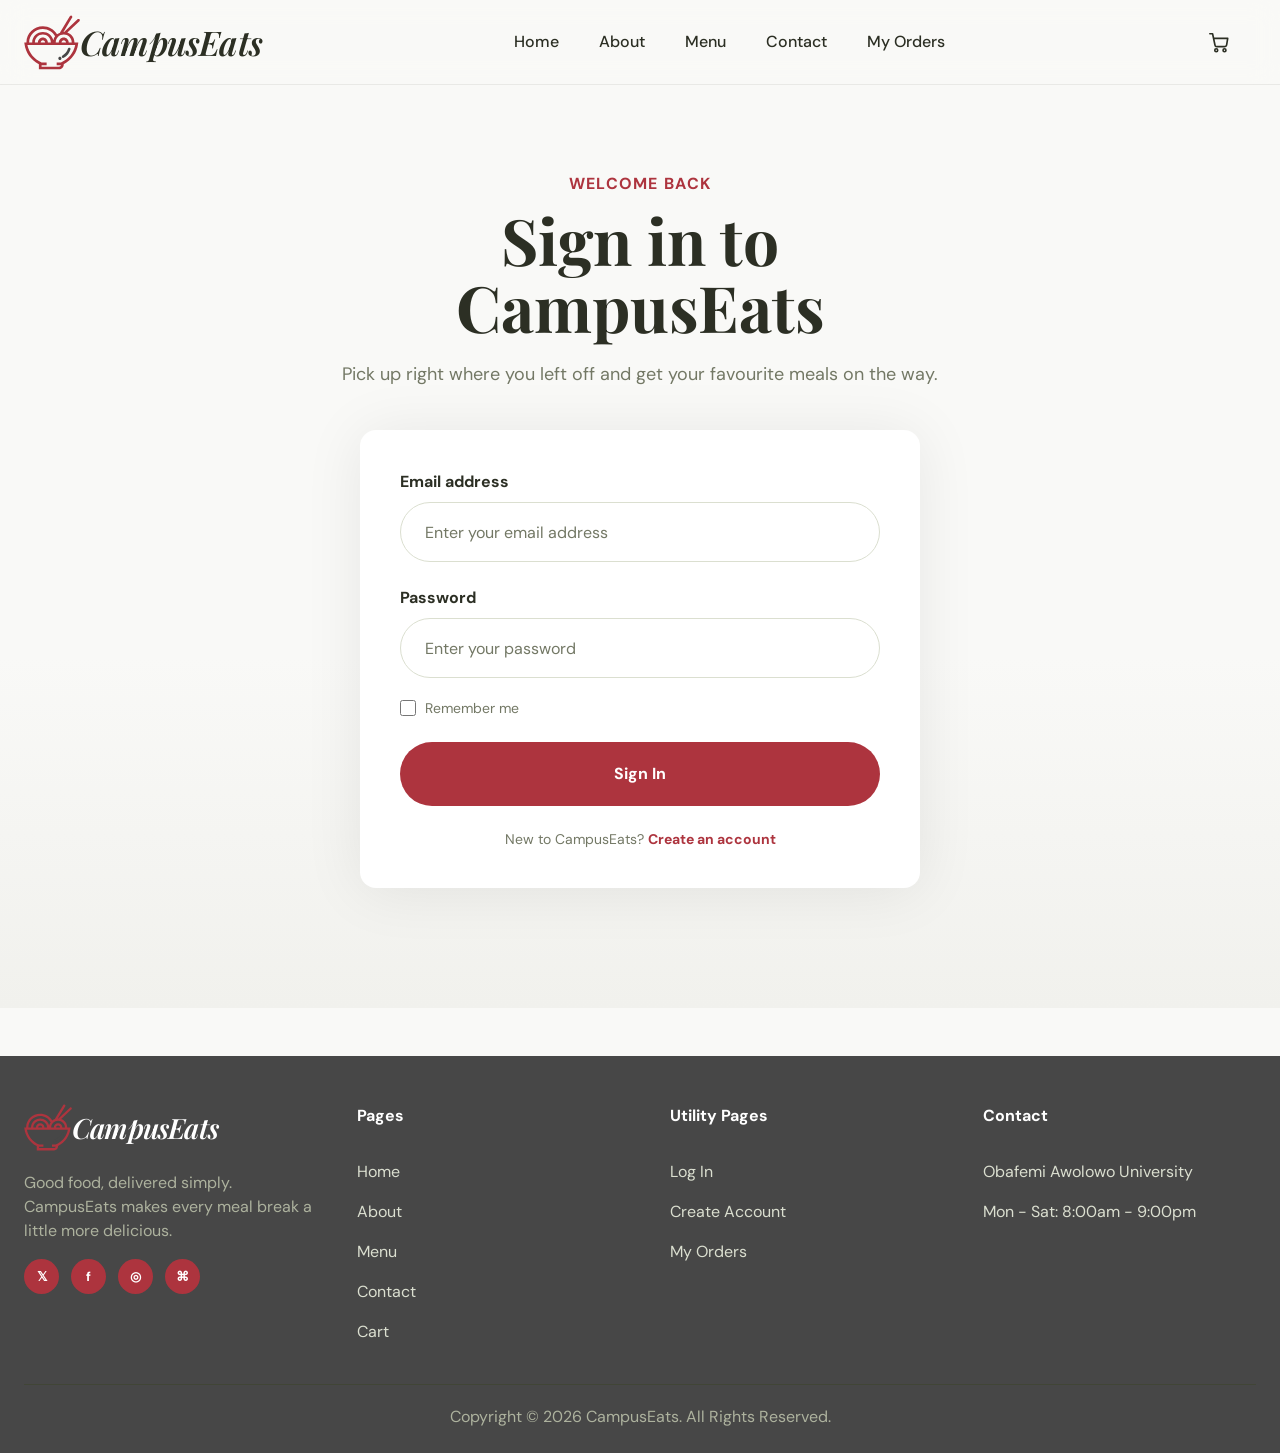
<file: pages/orders.html>
<!DOCTYPE html>
<html lang="en">
<head>
  <meta charset="UTF-8">
  <meta name="viewport" content="width=device-width, initial-scale=1.0">
  <title>My Orders | CampusEats</title>
  <link rel="stylesheet" href="../css/base.css">
  <link rel="icon" type="image/svg+xml" href="../assets/logo-mark.svg">
  <link rel="stylesheet" href="../css/components.css">
  <link rel="stylesheet" href="../css/pages/orders.css">
</head>
<body>
  <main id="main"></main>

  <script src="../js/storage.js"></script>
  <script src="../js/utils.js"></script>
  <script src="../js/data.js"></script>
  <script src="../js/cart.js"></script>
  <script src="../js/auth.js"></script>
  <script src="../js/components.js"></script>
  <script src="../js/orders.js"></script>
</body>
</html>
</file>
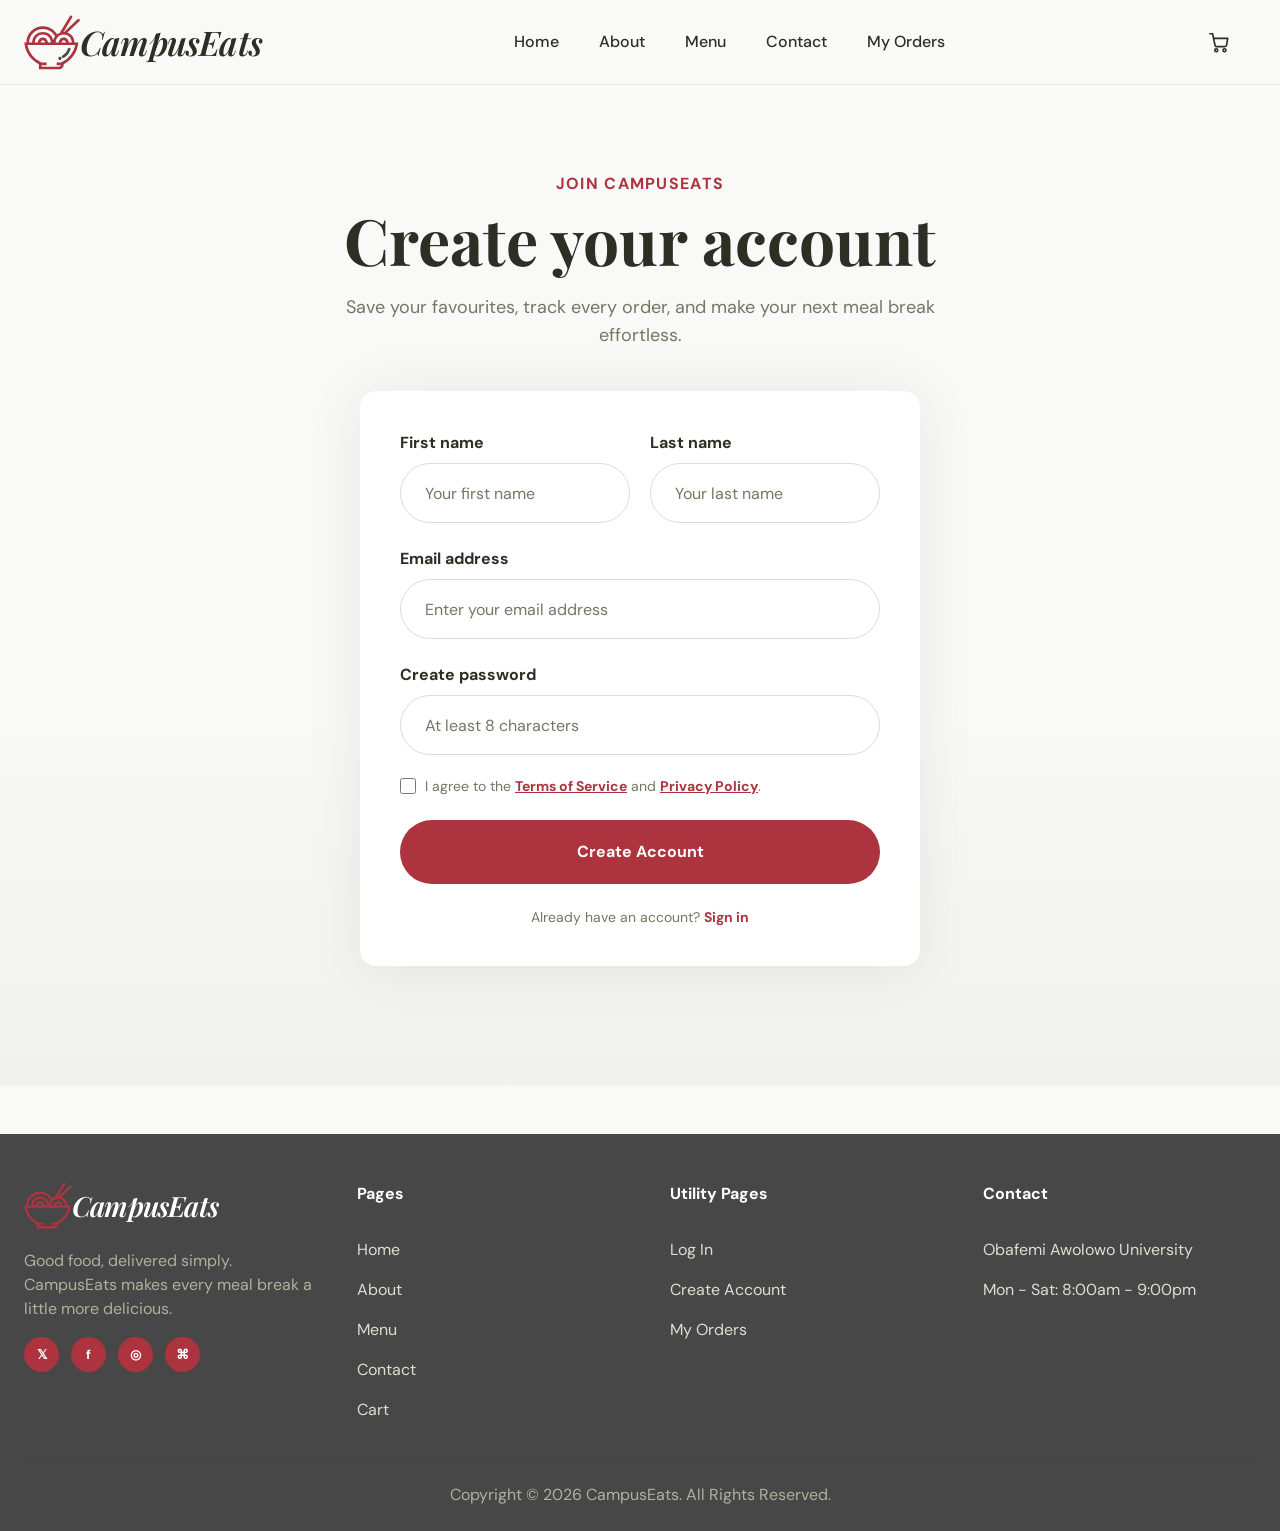
<file: pages/register.html>
<!DOCTYPE html>
<html lang="en">
<head>
  <meta charset="UTF-8">
  <meta name="viewport" content="width=device-width, initial-scale=1.0">
  <title>Create Account | CampusEats</title>
  <link rel="stylesheet" href="../css/base.css">
  <link rel="stylesheet" href="../css/components.css">
  <link rel="stylesheet" href="../css/pages/register.css">
</head>
<body>
  <main id="main" class="auth-page">
    <section class="auth-hero" aria-labelledby="register-title">
      <div class="auth-heading"><p class="eyebrow">Join CampusEats</p><h1 id="register-title">Create your account</h1><p>Save your favourites, track every order, and make your next meal break effortless.</p></div>
      <form class="auth-card" id="register-form" action="#" method="post" novalidate>
        <div class="form-row"><div class="form-field"><label for="first-name">First name</label><input id="first-name" name="firstName" type="text" autocomplete="given-name" placeholder="Your first name" required></div><div class="form-field"><label for="last-name">Last name</label><input id="last-name" name="lastName" type="text" autocomplete="family-name" placeholder="Your last name" required></div></div>
        <div class="form-field"><label for="register-email">Email address</label><input id="register-email" name="email" type="email" autocomplete="email" placeholder="Enter your email address" required></div>
        <div class="form-field"><label for="register-password">Create password</label><input id="register-password" name="password" type="password" autocomplete="new-password" placeholder="At least 8 characters" minlength="8" required></div>
        <label class="check-label terms"><input type="checkbox" required> <span>I agree to the <a href="#">Terms of Service</a> and <a href="#">Privacy Policy</a>.</span></label>
        <p class="form-status" hidden></p>
        <button class="auth-submit" type="submit">Create Account</button><p class="auth-switch">Already have an account? <a href="login.html">Sign in</a></p>
      </form>
    </section>
  </main>
  <script src="../js/storage.js"></script>
  <script src="../js/utils.js"></script>
  <script src="../js/data.js"></script>
  <script src="../js/cart.js"></script>
  <script src="../js/auth.js"></script>
  <script src="../js/components.js"></script>
  <script src="../js/auth-pages.js"></script>
</body>
</html>
</file>
<file: css/base.css>
@import url('https://fonts.googleapis.com/css2?family=DM+Sans:wght@400;500;700&family=Playfair+Display:ital,wght@0,600;1,600&display=swap');

:root { --ink: #2c2f24; --charcoal: #474747; --cream: #f9f9f7; --sage: #dbdfd0; --muted: #adb29e; --footer-text: #dbdfd0; --accent: #ad343e; }
* { box-sizing: border-box; }
[hidden] { display: none !important; }
html { min-height: 100%; }
body { min-height: 100vh; margin: 0; display: flex; flex-direction: column; color: var(--ink); background: var(--cream); font-family: 'DM Sans', Arial, sans-serif; }
body.no-scroll { overflow: hidden; }
a { color: inherit; }
main { flex: 1; min-height: 20vh; display: flex; flex-direction: column; justify-content: center; }
</file>
<file: css/components.css>
.site-shell {
  width: min(1296px, calc(100% - 48px));
  margin: 0 auto;
}
.site-header {
  position: sticky;
  top: 0;
  z-index: 200;
  background: rgba(249, 249, 247, 0.85);
  backdrop-filter: blur(14px) saturate(180%);
  -webkit-backdrop-filter: blur(14px) saturate(180%);
  border-bottom: 1px solid rgba(44, 47, 36, 0.08);
}
.primary-nav {
  display: flex;
  align-items: center;
  justify-content: space-between;
  min-height: 84px;
  position: relative;
}
.brand {
  display: inline-flex;
  align-items: center;
  min-width: 212px;
  text-decoration: none;
}
.brand img {
  width: 56px;
  height: 55px;
  object-fit: contain;
}
.brand span {
  margin-left: 0px;
  color: var(--ink);
  font-family: "Playfair Display", Georgia, serif;
  font-size: 34px;
  font-style: italic;
  font-weight: 600;
  letter-spacing: -0.8px;
  white-space: nowrap;
}
.nav-links {
  display: flex;
  align-items: center;
  gap: 8px;
}
.nav-links a {
  padding: 4px 16px;
  border-radius: 34px;
  color: var(--ink);
  font-size: 16px;
  font-weight: 500;
  line-height: 24px;
  text-decoration: none;
}
.nav-links a:hover {
  background: var(--sage);
}
.nav-links a.is-active {
  background: var(--ink);
  color: #fff;
  font-weight: 700;
}
.nav-toggle {
  display: none;
  border: 0;
  color: var(--ink);
  background: transparent;
  font-size: 25px;
  cursor: pointer;
  padding: 4px;
}

.nav-actions {
  display: flex;
  align-items: center;
  gap: 14px;
}
.cart-link {
  position: relative;
  display: inline-flex;
  align-items: center;
  justify-content: center;
  width: 46px;
  height: 46px;
  border-radius: 50%;
  color: var(--ink);
  text-decoration: none;
}
.cart-link:hover {
  background: var(--sage);
}
.cart-badge {
  position: absolute;
  top: 0;
  right: 0;
  min-width: 18px;
  height: 18px;
  display: inline-flex;
  align-items: center;
  justify-content: center;
  border-radius: 118px;
  padding: 0 5px;
  color: #fff;
  background: var(--accent);
  font-size: 11px;
  font-weight: 700;
  line-height: 1;
}
.auth-state {
  display: inline-flex;
  align-items: center;
  gap: 4px;
}
.auth-link {
  padding: 8px 10px;
  border-radius: 34px;
  color: var(--ink);
  font-size: 15px;
  font-weight: 500;
  text-decoration: none;
}
.auth-link:hover {
  background: var(--sage);
}
.auth-welcome {
  color: var(--ink);
  font-size: 15px;
  font-weight: 600;
}
.auth-button {
  border: 0;
  border-radius: 34px;
  padding: 8px 14px;
  color: var(--accent);
  background: transparent;
  font: inherit;
  font-size: 15px;
  font-weight: 700;
  cursor: pointer;
}
.auth-button:hover {
  background: var(--sage);
}
.auth-state--mobile {
  display: none;
}

.form-status {
  margin: -8px 0 0;
  color: var(--accent);
  font-size: 15px;
  font-weight: 600;
  text-align: center;
  line-height: 22px;
}
.form-status.is-success {
  color: #2f7d4f;
}

.site-footer {
  margin-top: 48px;
  padding-top: 48px;
  color: var(--footer-text);
  background: var(--charcoal);
}
.footer-grid {
  display: grid;
  grid-template-columns: 293px 1fr 1fr 1fr;
  gap: 40px;
  padding-bottom: 40px;
}
.brand--footer {
  margin-bottom: 20px;
}
.brand--footer img {
  width: 48px;
  height: 47px;
}
.brand--footer span {
  color: #fff;
  font-size: 28px;
}
.footer-intro p {
  margin: 0 0 16px;
  color: var(--muted);
  font-size: 16px;
  line-height: 24px;
}
.social-links {
  display: flex;
  align-items: center;
  gap: 4px;
}
.social-links a {
  display: grid;
  width: 27px;
  height: 27px;
  place-items: center;
  border-radius: 50%;
  color: #fff;
  background: rgba(255, 255, 255, 0.12);
  font-weight: 700;
  font-size: 13px;
  text-decoration: none;
}
.social-links--footer {
  gap: 12px;
}
.social-links--footer a {
  width: 35px;
  height: 35px;
  background: var(--accent);
}
.footer-links {
  display: flex;
  flex-direction: column;
  gap: 16px;
}
.footer-links h2 {
  margin: 0 0 16px;
  color: #fff;
  font-size: 16px;
  line-height: 24px;
}
.footer-links a,
.footer-links span {
  color: var(--footer-text);
  font-size: 16px;
  line-height: 24px;
  text-decoration: none;
}
.footer-links a:hover {
  color: #fff;
}
.footer-bottom {
  border-top: 1px solid #414536;
  padding: 20px 0 24px;
  color: var(--muted);
  text-align: center;
  font-size: 16px;
  line-height: 24px;
}

.brand:focus-visible,
.nav-toggle:focus-visible,
.nav-links a:focus-visible,
.cart-link:focus-visible,
.auth-link:focus-visible,
.auth-button:focus-visible,
.social-links a:focus-visible,
.footer-links a:focus-visible {
  outline: 3px solid var(--accent);
  outline-offset: 2px;
  border-radius: 4px;
}

.auth-hero {
  min-height: 740px;
  padding: 88px 24px 120px;
  background: linear-gradient(180deg, #f9f9f7 0, #f9f9f7 62%, #f1f1ed 100%);
}
.auth-heading {
  max-width: 620px;
  margin: 0 auto 42px;
  text-align: center;
}
.eyebrow {
  margin: 0 0 12px;
  color: #ad343e;
  font-size: 16px;
  font-weight: 700;
  letter-spacing: 0.08em;
  text-transform: uppercase;
}
.auth-heading h1 {
  margin: 0;
  color: #2c2f24;
  font-family: "Playfair Display", Georgia, serif;
  font-size: clamp(42px, 5vw, 64px);
  line-height: 1.05;
}
.auth-heading > p:last-child {
  margin: 20px auto 0;
  color: #737865;
  font-size: 18px;
  line-height: 28px;
}
.auth-card {
  display: grid;
  gap: 24px;
  width: min(100%, 560px);
  margin: 0 auto;
  padding: 40px;
  border-radius: 16px;
  background: #fff;
  box-shadow: 0 3px 60px rgba(0, 0, 0, 0.08);
}
.form-row {
  display: grid;
  grid-template-columns: 1fr 1fr;
  gap: 20px;
}
.form-field {
  display: grid;
  gap: 8px;
}
.form-field label {
  color: #2c2f24;
  font-size: 16px;
  font-weight: 700;
  line-height: 24px;
}
.form-field input {
  width: 100%;
  height: 60px;
  border: 1px solid #dbdfd0;
  border-radius: 72px;
  padding: 0 24px;
  color: #2c2f24;
  background: #fff;
  font: inherit;
  outline: none;
}
.form-field input::placeholder {
  color: #737865;
}
.form-field input:focus {
  border-color: #ad343e;
  box-shadow: 0 0 0 3px rgba(173, 52, 62, 0.12);
}
.auth-options {
  display: flex;
  justify-content: space-between;
  gap: 16px;
  margin-top: -4px;
  font-size: 14px;
}
.auth-options a,
.check-label a,
.auth-switch a {
  color: #ad343e;
  font-weight: 700;
}
.check-label {
  display: inline-flex;
  align-items: flex-start;
  gap: 9px;
  color: #737865;
  font-size: 14px;
  line-height: 20px;
}
.check-label input {
  width: 16px;
  height: 16px;
  margin: 2px 0 0;
  accent-color: #ad343e;
}
.terms {
  margin-top: -3px;
}
.auth-submit {
  display: inline-flex;
  width: 100%;
  min-height: 64px;
  align-items: center;
  justify-content: center;
  border: 0;
  border-radius: 118px;
  padding: 16px 32px;
  color: #fff;
  background: #ad343e;
  font: inherit;
  font-weight: 700;
  line-height: 24px;
  cursor: pointer;
}
.auth-submit:hover {
  background: #902a32;
}
.auth-switch {
  margin: 0;
  color: #737865;
  text-align: center;
  font-size: 14px;
}
.auth-switch a {
  text-decoration: none;
}
.auth-switch a:hover,
.auth-options a:hover,
.check-label a:hover {
  text-decoration: underline;
}
@media (max-width: 540px) {
  .auth-hero {
    min-height: auto;
    padding: 64px 16px 78px;
  }
  .auth-heading {
    margin-bottom: 30px;
  }
  .auth-heading > p:last-child {
    font-size: 16px;
    line-height: 25px;
  }
  .auth-card {
    gap: 20px;
    padding: 28px 20px;
  }
  .form-row {
    grid-template-columns: 1fr;
    gap: 20px;
  }
  .auth-options {
    align-items: flex-start;
    flex-direction: column;
    gap: 10px;
  }
}

@media (max-width: 1100px) {
  .footer-grid {
    grid-template-columns: 1fr 1fr;
    gap: 32px;
  }
  .footer-intro {
    grid-column: 1 / -1;
  }
}

@media (max-width: 760px) {
  .site-shell {
    width: min(100% - 32px, 1296px);
  }
  .primary-nav {
    min-height: 72px;
  }
  .brand {
    min-width: 0;
  }
  .brand img {
    width: 45px;
    height: 44px;
  }
  .brand span {
    font-size: 27px;
  }
  .nav-toggle {
    display: block;
    order: 3;
    padding: 6px;
  }
  .nav-links {
    order: 1;
  }
  .nav-actions {
    order: 2;
    margin-left: auto;
    gap: 10px;
  }
  .auth-state {
    display: none;
  }
  .auth-state--mobile {
    display: inline-flex;
    gap: 8px;
  }
  .auth-state--mobile .auth-link,
  .auth-state--mobile .auth-button {
    padding: 12px 18px;
    font-size: 20px;
  }
  .auth-state--mobile .auth-welcome {
    font-size: 20px;
  }
  .nav-links {
    display: none;
    width: 100%;
    flex-direction: column;
    align-items: center;
    gap: 8px;
    padding: 8px 0 48px;
  }
  .nav-links.is-open {
    display: flex;
  }
  .site-header.is-menu-open {
    display: flex;
    position: fixed;
    inset: 0;
    overflow-y: auto;
    flex-direction: column;
    background: rgba(249, 249, 247, 0.85);
    border-bottom: 0;
  }
  .site-header.is-menu-open .primary-nav {
    flex: 1;
    min-height: 0;
    width: 100%;
    flex-direction: column;
    align-items: center;
    justify-content: center;
    gap: 16px;
    padding: 24px 24px 48px;
  }
  .site-header.is-menu-open .nav-toggle {
    position: absolute;
    top: 22px;
    right: 8px;
  }
  .site-header.is-menu-open .brand {
    display: none;
  }
  .nav-links a {
    padding: 14px 20px;
    color: var(--ink);
    font-size: 22px;
  }
  .nav-links a:hover {
    background: var(--sage);
    color: var(--ink);
  }
  .nav-links a.is-active {
    background: var(--ink);
    color: #fff;
  }
  .site-footer {
    margin-top: 32px;
    padding-top: 40px;
  }
  .footer-grid {
    grid-template-columns: 1fr;
    gap: 32px;
    padding-bottom: 32px;
  }
  .footer-bottom {
    padding: 20px 0 24px;
    font-size: 14px;
  }
}

/* Cart link - display inline-flex (base cart-link is not display:flex) */
.cart-link.user-only-action {
  display: inline-flex;
  align-items: center;
}

/* Toast */
.toast {
  position: fixed;
  left: 50%;
  bottom: 28px;
  z-index: 70;
  max-width: min(92vw, 540px);
  padding: 14px 24px;
  border-radius: 12px;
  color: #fff;
  background: var(--ink);
  box-shadow: 0 12px 32px rgba(0, 0, 0, 0.28);
  font-size: 15px;
  line-height: 22px;
  text-align: center;
  pointer-events: none;
  opacity: 0;
  visibility: hidden;
  transform: translate(-50%, 14px);
  transition:
    opacity 0.25s ease,
    transform 0.25s ease,
    visibility 0.25s;
}

.toast.is-visible {
  opacity: 1;
  visibility: visible;
  transform: translate(-50%, 0);
}

/* Modal */
.modal-backdrop {
  position: fixed;
  inset: 0;
  z-index: 300;
  display: flex;
  align-items: center;
  justify-content: center;
  padding: 24px;
  background: rgba(44, 47, 36, 0.55);
  backdrop-filter: blur(3px);
  -webkit-backdrop-filter: blur(3px);
}

.modal {
  width: min(100%, 440px);
  border-radius: 16px;
  padding: 36px 32px 32px;
  background: #fff;
  box-shadow: 0 24px 64px rgba(0, 0, 0, 0.24);
  text-align: center;
  animation: modal-in 0.18s ease-out;
}

.modal-title {
  margin: 0 0 12px;
  color: #2c2f24;
  font-family: "Playfair Display", Georgia, serif;
  font-size: 28px;
  line-height: 1.2;
}

.modal-message {
  margin: 0 0 30px;
  color: #737865;
  font-size: 16px;
  line-height: 24px;
}

.modal-actions {
  display: flex;
  justify-content: center;
  gap: 12px;
}

.modal-button {
  min-width: 132px;
  min-height: 48px;
  border: 1.5px solid #dbdfd0;
  border-radius: 999px;
  padding: 0 24px;
  color: #2c2f24;
  background: #fff;
  font: inherit;
  font-weight: 700;
  cursor: pointer;
}

.modal-button:hover {
  border-color: var(--sage);
  background: var(--sage);
}

.modal-button--danger {
  color: #fff;
  border-color: var(--accent);
  background: var(--accent);
}

.modal-button--danger:hover {
  border-color: #902a32;
  background: #902a32;
}

.modal-button:focus-visible {
  outline: 3px solid var(--accent);
  outline-offset: 2px;
}

@media (max-width: 540px) {
  .modal-actions {
    flex-direction: column-reverse;
  }

  .modal-button {
    width: 100%;
  }
}

@keyframes modal-in {
  from {
    opacity: 0;
    transform: translateY(10px) scale(0.98);
  }
  to {
    opacity: 1;
    transform: translateY(0) scale(1);
  }
}
</file>
<file: css/pages/login.css>
.auth-page { background: #f9f9f7; }
</file>
<file: css/pages/register.css>
.auth-page { background: #f9f9f7; }
</file>
<file: css/pages/about.css>
.about-page {
  display: flow-root;
  justify-content: initial;
}

.about-hero {
  padding: 88px 0 72px;
  background: linear-gradient(180deg, #f9f9f7 0, #f9f9f7 62%, #f1f1ed 100%);
}

.about-hero__inner {
  text-align: center;
}

.about-hero h1 {
  max-width: 620px;
  margin: 0 auto;
  color: var(--ink);
  font-family: 'Playfair Display', Georgia, serif;
  font-size: clamp(42px, 5vw, 64px);
  line-height: 1.05;
}

.about-hero__lede {
  max-width: 640px;
  margin: 20px auto 0;
  color: #737865;
  font-size: 18px;
  line-height: 28px;
}

.about-split {
  display: grid;
  grid-template-columns: 1fr 1fr;
  gap: 40px;
  padding: 88px 0;
}

.about-block h2 {
  margin: 0 0 16px;
  color: var(--ink);
  font-family: 'Playfair Display', Georgia, serif;
  font-size: clamp(26px, 2.6vw, 36px);
  line-height: 1.1;
}

.about-block p {
  margin: 0 0 16px;
  color: var(--charcoal);
  font-size: 17px;
  line-height: 27px;
}

.about-features {
  padding-bottom: 56px;
}

.about-features > h2 {
  margin: 0 0 32px;
  color: var(--ink);
  font-family: 'Playfair Display', Georgia, serif;
  font-size: clamp(26px, 2.6vw, 36px);
  text-align: center;
}

.about-card-grid {
  display: grid;
  grid-template-columns: repeat(4, 1fr);
  gap: 20px;
}

.about-card {
  display: grid;
  gap: 14px;
  padding: 32px 24px;
  border-radius: 12px;
  background: #fff;
  box-shadow: 0 2px 24px rgba(44, 47, 36, 0.06);
}

.about-card__icon {
  display: grid;
  width: 52px;
  height: 52px;
  place-items: center;
  border-radius: 50%;
  color: #fff;
  background: var(--accent);
  font-size: 22px;
}

.about-card h3 {
  margin: 0;
  color: var(--ink);
  font-family: 'Playfair Display', Georgia, serif;
  font-size: 22px;
  line-height: 1.2;
}

.about-card p {
  margin: 0;
  color: var(--charcoal);
  font-size: 15px;
  line-height: 24px;
}

.about-cta {
  padding: 72px 0;
  color: #fff;
  background: var(--ink);
}

.about-cta__inner {
  text-align: center;
}

.about-cta h2 {
  margin: 0;
  font-family: 'Playfair Display', Georgia, serif;
  font-size: clamp(30px, 3.4vw, 44px);
  line-height: 1.08;
}

.about-cta p {
  max-width: 560px;
  margin: 16px auto 0;
  color: var(--muted);
  font-size: 17px;
  line-height: 27px;
}

.about-cta__actions {
  display: flex;
  justify-content: center;
  flex-wrap: wrap;
  gap: 16px;
  margin-top: 32px;
}

.about-button {
  display: inline-flex;
  min-height: 52px;
  align-items: center;
  justify-content: center;
  border-radius: 118px;
  padding: 14px 28px;
  font-size: 16px;
  font-weight: 700;
  line-height: 24px;
  text-decoration: none;
  transition: background 0.2s ease, color 0.2s ease;
}

.about-button--red {
  color: #fff;
  background: var(--accent);
}

.about-button--red:hover {
  background: #8f2a33;
}

.about-button--line {
  border: 1.5px solid #fff;
  color: #fff;
}

.about-button--line:hover {
  color: var(--ink);
  background: #fff;
}

@media (max-width: 900px) {
  .about-split {
    grid-template-columns: 1fr;
    gap: 32px;
    padding: 64px 0;
  }

  .about-card-grid {
    grid-template-columns: repeat(2, 1fr);
  }
}

@media (max-width: 600px) {
  .about-hero {
    padding: 64px 0 48px;
  }

  .about-split {
    padding: 56px 0;
  }

  .about-card-grid {
    grid-template-columns: 1fr;
  }

  .about-cta {
    padding: 56px 0;
  }
}
</file>
<file: css/pages/admin.css>
.admin-page {
  min-height: 70vh;
  padding: 70px 24px 120px;
  background: #f9f9f7;
}

.admin-wrap {
  width: min(1100px, 100%);
  margin: 0 auto;
}

.admin-hero {
  text-align: center;
  margin-bottom: 40px;
}

.admin-hero h1 {
  margin: 0;
  color: #2c2f24;
  font-family: "Playfair Display", Georgia, serif;
  font-size: clamp(42px, 6vw, 64px);
}

.admin-hero p {
  color: #737865;
  margin: 12px 0 0;
}

.admin-stats {
  display: flex;
  flex-wrap: wrap;
  gap: 12px;
  justify-content: center;
  margin-bottom: 28px;
}

.stat-chip {
  display: inline-flex;
  align-items: center;
  gap: 6px;
  padding: 8px 16px;
  border-radius: 999px;
  color: #2c2f24;
  background: #fff;
  border: 1px solid #dbdfd0;
  font-size: 14px;
}

.stat-chip strong {
  color: var(--accent);
}

.admin-tabs {
  display: flex;
  flex-wrap: wrap;
  gap: 10px;
  margin-bottom: 28px;
}

.admin-tab {
  border: 1px solid #dbdfd0;
  border-radius: 999px;
  padding: 9px 18px;
  color: #2c2f24;
  background: #fff;
  font: inherit;
  font-size: 14px;
  font-weight: 600;
  cursor: pointer;
}

.admin-tab span {
  color: #737865;
  font-weight: 500;
}

.admin-tab:hover {
  border-color: var(--sage);
  background: var(--sage);
}

.admin-tab.is-active {
  color: #fff;
  background: var(--ink);
  border-color: var(--ink);
}

.admin-tab.is-active span {
  color: rgba(255, 255, 255, 0.75);
}

.orders-list {
  display: grid;
  gap: 22px;
}

.order-card {
  background: #fff;
  border-radius: 16px;
  padding: 28px;
  box-shadow: 0 3px 60px rgba(0, 0, 0, 0.08);
}

.order-header {
  display: flex;
  align-items: center;
  justify-content: space-between;
  gap: 16px;
  padding-bottom: 18px;
  border-bottom: 1px solid #dbdfd0;
}

.order-header h2 {
  margin: 0;
  font-size: 20px;
}

.order-meta {
  display: flex;
  flex-wrap: wrap;
  gap: 6px 16px;
  margin-top: 4px;
}

.order-customer {
  color: #2c2f24;
  font-size: 14px;
  font-weight: 600;
}

.order-date {
  color: #737865;
  font-size: 14px;
}

.order-status {
  display: inline-block;
  padding: 7px 14px;
  border-radius: 999px;
  font-size: 13px;
  font-weight: 700;
  white-space: nowrap;
}

.order-status--pending {
  color: #8a5b00;
  background: #fff3cd;
}

.order-status--preparing {
  color: #1d4ed8;
  background: #dbeafe;
}

.order-status--out-for-delivery {
  color: #6d28d9;
  background: #ede9fe;
}

.order-status--delivered {
  color: #2f7d4f;
  background: #e6f4ea;
}

.order-status--cancelled {
  color: #ad343e;
  background: #fde8e8;
}

.order-items {
  margin: 20px 0;
  padding: 0;
  list-style: none;
}

.order-item {
  display: flex;
  justify-content: space-between;
  gap: 16px;
  padding: 12px 0;
  border-bottom: 1px solid #eee;
}

.order-item-info {
  display: flex;
  flex-direction: column;
  gap: 4px;
}

.order-item-name {
  font-weight: 700;
}

.order-item-meta {
  color: #737865;
  font-size: 14px;
}

.order-total {
  display: flex;
  justify-content: space-between;
  margin-top: 18px;
  padding-top: 18px;
  border-top: 1px solid #dbdfd0;
  font-size: 18px;
  font-weight: 700;
}

.status-control {
  display: flex;
  align-items: center;
  gap: 14px;
  margin-top: 20px;
  padding-top: 18px;
  border-top: 1px solid #dbdfd0;
}

.status-control label {
  color: #737865;
  font-size: 14px;
  font-weight: 600;
}

.status-select {
  min-width: 200px;
  height: 46px;
  border: 1px solid #dbdfd0;
  border-radius: 999px;
  padding: 0 16px;
  color: #2c2f24;
  background: #fff;
  font: inherit;
  font-size: 14px;
  font-weight: 600;
  cursor: pointer;
}

.status-select:focus {
  outline: 2px solid rgba(173, 52, 62, 0.2);
  border-color: #ad343e;
}

.empty-admin {
  background: #fff;
  border-radius: 16px;
  padding: 60px 24px;
  text-align: center;
  color: #737865;
  box-shadow: 0 3px 60px rgba(0, 0, 0, 0.08);
}

.toast {
  position: fixed;
  left: 50%;
  bottom: 28px;
  z-index: 70;
  max-width: min(92vw, 540px);
  padding: 14px 24px;
  border-radius: 12px;
  color: #fff;
  background: var(--ink);
  box-shadow: 0 12px 32px rgba(0, 0, 0, 0.28);
  font-size: 15px;
  line-height: 22px;
  text-align: center;
  pointer-events: none;
  opacity: 0;
  visibility: hidden;
  transform: translate(-50%, 14px);
  transition:
    opacity 0.25s ease,
    transform 0.25s ease,
    visibility 0.25s;
}

.toast.is-visible {
  opacity: 1;
  visibility: visible;
  transform: translate(-50%, 0);
}

@media (max-width: 650px) {
  .order-header {
    align-items: flex-start;
    flex-direction: column;
  }

  .status-control {
    align-items: flex-start;
    flex-direction: column;
  }

  .status-select {
    width: 100%;
  }
}

.admin-panel-tabs {
  display: flex;
  flex-wrap: wrap;
  gap: 10px;
  justify-content: center;
  margin-bottom: 32px;
}

.admin-menu {
  display: grid;
  gap: 32px;
}

.admin-add-form {
  background: #fff;
  border-radius: 16px;
  padding: 28px;
  box-shadow: 0 3px 60px rgba(0, 0, 0, 0.08);
}

.admin-add-form h2,
.menu-admin-head h2 {
  margin: 0 0 18px;
  color: #2c2f24;
  font-family: "Playfair Display", Georgia, serif;
  font-size: 26px;
}

.form-grid {
  display: grid;
  grid-template-columns: repeat(2, minmax(0, 1fr));
  gap: 16px 18px;
}

.form-field {
  display: flex;
  flex-direction: column;
  gap: 6px;
}

.form-field--wide {
  grid-column: 1 / -1;
}

.form-field label {
  color: #2c2f24;
  font-size: 14px;
  font-weight: 700;
}

.form-field input,
.form-field select,
.form-field textarea {
  width: 100%;
  height: 46px;
  border: 1px solid #dbdfd0;
  border-radius: 12px;
  padding: 0 14px;
  color: #2c2f24;
  background: #fff;
  font: inherit;
  font-size: 15px;
}

.form-field textarea {
  height: auto;
  padding: 12px 14px;
  resize: vertical;
}

.form-field input::placeholder,
.form-field textarea::placeholder {
  color: #a3a892;
}

.form-field input:focus,
.form-field select:focus,
.form-field textarea:focus {
  outline: 2px solid rgba(173, 52, 62, 0.2);
  border-color: #ad343e;
}

.image-input-row {
  display: flex;
  align-items: center;
  gap: 12px;
}

.image-upload {
  flex-shrink: 0;
  border: 1px solid #dbdfd0;
  border-radius: 12px;
  padding: 12px 16px;
  color: #2c2f24;
  background: #fff;
  font-size: 14px;
  font-weight: 700;
  cursor: pointer;
  white-space: nowrap;
}

.image-upload:hover {
  border-color: var(--sage);
  background: var(--sage);
}

.image-input-or {
  flex-shrink: 0;
  color: #737865;
  font-size: 13px;
  font-weight: 600;
}

.form-note {
  margin: 4px 0 0;
  color: #737865;
  font-size: 13px;
}

.image-preview {
  position: relative;
  display: inline-block;
  margin-top: 12px;
}

.image-preview img {
  display: block;
  width: 96px;
  height: 72px;
  border-radius: 10px;
  object-fit: cover;
}

.preview-clear {
  position: absolute;
  top: -8px;
  right: -8px;
  width: 26px;
  height: 26px;
  border: none;
  border-radius: 50%;
  color: #fff;
  background: var(--accent);
  font-size: 12px;
  cursor: pointer;
}

.admin-submit {
  margin-top: 20px;
  border: none;
  border-radius: 999px;
  padding: 13px 30px;
  color: #fff;
  background: var(--accent);
  font: inherit;
  font-size: 15px;
  font-weight: 700;
  cursor: pointer;
}

.admin-submit:hover {
  background: var(--ink);
}

.menu-admin-head {
  display: flex;
  align-items: baseline;
  justify-content: space-between;
  gap: 12px;
}

.admin-menu-grid {
  display: grid;
  grid-template-columns: repeat(2, minmax(0, 1fr));
  gap: 18px;
}

.menu-admin-card {
  display: flex;
  align-items: flex-start;
  gap: 16px;
  background: #fff;
  border-radius: 16px;
  padding: 18px;
  box-shadow: 0 3px 60px rgba(0, 0, 0, 0.08);
}

.menu-admin-thumb {
  flex-shrink: 0;
  width: 84px;
  height: 84px;
  border-radius: 14px;
  object-fit: cover;
  background: #f0ede4;
}

.menu-admin-info {
  flex: 1;
  min-width: 0;
}

.menu-admin-top {
  display: flex;
  align-items: baseline;
  justify-content: space-between;
  gap: 10px;
}

.menu-admin-top h3 {
  margin: 0;
  font-size: 16px;
}

.menu-admin-price {
  color: var(--accent);
  font-weight: 700;
  white-space: nowrap;
}

.menu-admin-cat {
  display: inline-block;
  margin-top: 4px;
  border: 1px solid #dbdfd0;
  border-radius: 999px;
  padding: 3px 10px;
  color: #737865;
  font-size: 12px;
  font-weight: 600;
  text-transform: capitalize;
}

.menu-admin-info p {
  margin: 8px 0 0;
  color: #737865;
  font-size: 14px;
  line-height: 1.5;
}

.btn-delete {
  flex-shrink: 0;
  border: 1px solid #f0b8bc;
  border-radius: 999px;
  padding: 8px 16px;
  color: #ad343e;
  background: #fff;
  font: inherit;
  font-size: 13px;
  font-weight: 700;
  cursor: pointer;
}

.btn-delete:hover {
  color: #fff;
  background: #ad343e;
  border-color: #ad343e;
}

.menu-admin-status {
  display: flex;
  align-items: center;
  justify-content: center;
  gap: 8px;
  color: #737865;
  font-size: 14px;
}

.menu-admin-status .spinner {
  width: 18px;
  height: 18px;
  border: 3px solid rgba(44, 47, 36, 0.15);
  border-top-color: var(--accent);
  border-radius: 50%;
  animation: admin-spin 0.7s linear infinite;
}

@keyframes admin-spin {
  to {
    transform: rotate(360deg);
  }
}

.menu-admin-load-wrap {
  display: flex;
  justify-content: center;
  padding: 22px 0 8px;
}

.menu-admin-load-btn {
  border: 1.5px solid var(--ink);
  border-radius: 118px;
  padding: 12px 32px;
  color: var(--ink);
  background: transparent;
  font: inherit;
  font-weight: 700;
  cursor: pointer;
}

.menu-admin-load-btn:hover {
  color: #fff;
  background: var(--ink);
}

@media (max-width: 760px) {
  .form-grid,
  .admin-menu-grid {
    grid-template-columns: 1fr;
  }

  .image-input-row {
    align-items: stretch;
    flex-direction: column;
  }

  .image-input-or {
    text-align: center;
  }

  .menu-admin-card {
    align-items: flex-start;
    flex-direction: column;
  }
}
</file>
<file: css/pages/cart.css>
.cart-page {
  padding-bottom: 120px;
  background: #f9f9f7;
}

.cart-hero {
  padding: 84px 24px 54px;
  text-align: center;
}

.cart-hero h1 {
  margin: 0;
  color: #2c2f24;
  font-family: "Playfair Display", Georgia, serif;
  font-size: clamp(48px, 6vw, 72px);
  line-height: 1.05;
}

.cart-hero > p:last-child {
  margin: 18px 0 0;
  color: #737865;
  font-size: 18px;
}

.cart-layout {
  display: grid;
  grid-template-columns: minmax(0, 1fr) 416px;
  gap: 36px;
  width: min(1296px, calc(100% - 48px));
  margin: auto;
  align-items: start;
}

.cart-panel,
.order-summary {
  padding: 36px;
  border-radius: 16px;
  background: #fff;
  box-shadow: 0 3px 60px rgba(0, 0, 0, 0.08);
}

.order-summary {
  position: sticky;
  top: 104px;
}

.cart-panel-heading,
.cart-item,
.cart-actions,
.order-summary dl > div {
  display: flex;
  align-items: center;
}

.cart-panel-heading {
  justify-content: space-between;
  padding-bottom: 24px;
  border-bottom: 1px solid #dbdfd0;
}

.cart-panel h2,
.order-summary h2 {
  margin: 0;
  font-family: "Playfair Display", Georgia, serif;
  font-size: 28px;
}

.cart-panel h2 span {
  color: #737865;
  font-family: "DM Sans", sans-serif;
  font-size: 16px;
  font-weight: 400;
}

.cart-text-button,
.remove-item {
  border: 0;
  color: #ad343e;
  background: transparent;
  font: inherit;
  font-weight: 700;
  cursor: pointer;
}

.cart-item {
  gap: 22px;
  padding: 28px 0;
  border-bottom: 1px solid #dbdfd0;
}

.cart-item-art {
  display: grid;
  width: 112px;
  height: 96px;
  place-items: center;
  border-radius: 12px;
  color: #fff;
  font-family: "Playfair Display", Georgia, serif;
  font-size: 28px;
  font-style: italic;
}

.cart-item-art.one {
  background: linear-gradient(135deg, #ad343e, #e07a5f);
}

.cart-item-art.two {
  background: linear-gradient(135deg, #737865, #b5b977);
}

.cart-item h3 {
  margin: 0 0 7px;
  font-size: 18px;
}

.cart-item p {
  margin: 0 0 10px;
  color: #737865;
  font-size: 14px;
}

.cart-item strong,
.summary-total dd {
  color: #ad343e;
}

.cart-actions {
  flex-direction: column;
  align-items: flex-end;
  gap: 20px;
  margin-left: auto;
}

.remove-item {
  font-size: 24px;
  font-weight: 400;
}

.quantity-control {
  display: grid;
  grid-template-columns: 34px 36px 34px;
  align-items: center;
  overflow: hidden;
  border: 1px solid #dbdfd0;
  border-radius: 72px;
}

.quantity-button {
  height: 34px;
  border: 0;
  background: #fff;
  font-size: 20px;
  cursor: pointer;
}

.quantity-button:hover {
  color: #fff;
  background: #ad343e;
}

.quantity {
  text-align: center;
  font-size: 14px;
  font-weight: 700;
}

.continue-link {
  display: inline-block;
  margin-top: 28px;
  color: #ad343e;
  font-weight: 700;
}

.empty-cart {
  padding: 54px 0 30px;
  color: #737865;
  text-align: center;
}

.empty-cart a {
  color: #ad343e;
  font-weight: 700;
}

.order-summary dl {
  margin: 28px 0;
}

.order-summary dl > div {
  justify-content: space-between;
  padding: 14px 0;
  color: #737865;
}

.order-summary dt,
.order-summary dd {
  margin: 0;
}

.order-summary dd {
  color: #2c2f24;
  font-weight: 700;
}

.order-summary .summary-total {
  margin-top: 8px;
  padding-top: 24px;
  border-top: 1px solid #dbdfd0;
  color: #2c2f24;
  font-size: 20px;
  font-weight: 700;
}

.checkout-button {
  display: flex;
  min-height: 64px;
  align-items: center;
  justify-content: center;
  border-radius: 118px;
  color: #fff;
  background: #ad343e;
  font-weight: 700;
  text-decoration: none;
}

.checkout-button.is-disabled {
  pointer-events: none;
  opacity: 0.45;
}

.order-summary > p {
  color: #737865;
  font-size: 13px;
  text-align: center;
}

.cart-item-art {
  width: 96px;
  height: 96px;
  border-radius: 12px;
  overflow: hidden;
  flex-shrink: 0;
  display: grid;
  place-items: center;
  background: var(--sage);
  color: var(--ink);
  font-weight: 700;
}

.cart-item-art img {
  width: 100%;
  height: 100%;
  object-fit: cover;
  display: block;
}

.cart-item {
  display: flex;
  align-items: flex-start;
  gap: 16px;
  padding: 20px 0;
  border-bottom: 1px solid var(--sage);
}

.cart-item > div:nth-child(2) {
  flex: 1;
  min-width: 0;
}

.cart-actions {
  display: flex;
  flex-direction: column;
  align-items: flex-end;
  gap: 12px;
}

@media (max-width: 900px) {
  .cart-layout {
    grid-template-columns: 1fr;
  }
}

@media (max-width: 540px) {
  .cart-page {
    padding-bottom: 70px;
  }

  .cart-hero {
    padding: 62px 20px 38px;
  }

  .cart-layout {
    width: calc(100% - 32px);
    gap: 24px;
  }

  .cart-panel,
  .order-summary {
    padding: 25px 20px;
  }

  .cart-item {
    gap: 14px;
  }

  .cart-item-art {
    width: 76px;
    height: 76px;
  }

  .cart-actions {
    gap: 12px;
  }

  .cart-panel-heading {
    align-items: flex-start;
    flex-direction: column;
    gap: 8px;
  }
}

@media (max-width: 640px) {
  .cart-layout {
    grid-template-columns: 1fr;
  }

  .cart-item {
    flex-wrap: wrap;
  }

  .cart-item-art {
    width: 72px;
    height: 72px;
  }

  .cart-actions {
    flex-direction: row;
    align-items: center;
    justify-content: space-between;
    width: 100%;
    margin-top: 8px;
  }
}
</file>
<file: css/pages/checkout.css>
.checkout-page {
  padding: 70px 24px 120px;
  background: #f9f9f7;
  min-height: 70vh;
}

.checkout-wrap {
  width: min(1100px, 100%);
  margin: 0 auto;
}

.checkout-hero {
  text-align: center;
  margin-bottom: 40px;
}

.checkout-hero h1 {
  margin: 0;
  color: #2c2f24;
  font-family: "Playfair Display", Georgia, serif;
  font-size: clamp(42px, 6vw, 64px);
}

.checkout-hero p {
  color: #737865;
  margin: 12px 0 0;
}

.checkout-grid {
  display: grid;
  grid-template-columns: minmax(0, 1fr) 360px;
  gap: 32px;
  align-items: start;
}

.checkout-panel,
.checkout-summary {
  background: #fff;
  border-radius: 16px;
  padding: 32px;
  box-shadow: 0 3px 60px rgba(0, 0, 0, 0.08);
}

.checkout-summary {
  position: sticky;
  top: 104px;
}

.checkout-panel h2,
.checkout-summary h2 {
  margin: 0 0 24px;
  font-family: "Playfair Display", Georgia, serif;
}

.checkout-form {
  display: grid;
  gap: 20px;
}

.form-field {
  display: grid;
  gap: 8px;
}

.form-field label {
  font-weight: 700;
  color: #2c2f24;
}

.form-field input,
.form-field textarea {
  width: 100%;
  box-sizing: border-box;
  border: 1px solid #dbdfd0;
  border-radius: 12px;
  padding: 15px 16px;
  font: inherit;
  background: #fff;
  color: #2c2f24;
}

.form-field textarea {
  min-height: 120px;
  resize: vertical;
}

.form-field input:focus,
.form-field textarea:focus {
  outline: 2px solid rgba(173, 52, 62, 0.2);
  border-color: #ad343e;
}

.field-error {
  min-height: 18px;
  color: #ad343e;
  font-size: 13px;
}

.checkout-status {
  min-height: 22px;
  margin: 0;
  color: #737865;
  font-weight: 600;
}

.checkout-status.error {
  color: #ad343e;
}

.checkout-status.success {
  color: #39734a;
}

.checkout-submit {
  border: 0;
  min-height: 58px;
  border-radius: 999px;
  color: #fff;
  background: #ad343e;
  font: inherit;
  font-weight: 700;
  cursor: pointer;
}

.checkout-submit:hover {
  opacity: 0.92;
}

.checkout-summary dl {
  margin: 0;
}

.checkout-summary dl > div {
  display: flex;
  justify-content: space-between;
  padding: 14px 0;
  color: #737865;
  border-bottom: 1px solid #dbdfd0;
}

.checkout-summary dt,
.checkout-summary dd {
  margin: 0;
}

.checkout-summary dd {
  color: #2c2f24;
  font-weight: 700;
}

.checkout-summary .summary-total {
  margin-top: 8px;
  padding-top: 20px;
  border-top: 1px solid #dbdfd0;
  border-bottom: 0;
  color: #2c2f24;
  font-size: 20px;
}

.checkout-items {
  margin: 0 0 24px;
  padding: 0;
  list-style: none;
}

.checkout-item {
  display: flex;
  justify-content: space-between;
  gap: 16px;
  padding: 12px 0;
  border-bottom: 1px solid #eee;
}

.checkout-item-name {
  font-weight: 600;
}

.checkout-item-meta {
  color: #737865;
  font-size: 14px;
}

.empty-checkout {
  text-align: center;
  padding: 60px 20px;
}

.empty-checkout h1 {
  font-family: "Playfair Display", Georgia, serif;
}

.empty-checkout p {
  color: #737865;
}

.empty-checkout a {
  color: #ad343e;
  font-weight: 700;
}

@media (max-width: 800px) {
  .checkout-grid {
    grid-template-columns: 1fr;
  }
}
</file>
<file: css/pages/contact.css>
.contact-hero { padding-bottom: 96px; }

.contact-layout {
  display: grid;
  grid-template-columns: 1fr;
  width: min(100%, 560px);
  margin: 0 auto;
}

.contact-form textarea {
  width: 100%;
  border: 1px solid #dbdfd0;
  border-radius: 24px;
  padding: 16px 24px;
  color: #2c2f24;
  background: #fff;
  font: inherit;
  outline: none;
  resize: vertical;
}
.contact-form textarea::placeholder { color: #737865; }
.contact-form textarea:focus { border-color: #ad343e; box-shadow: 0 0 0 3px rgba(173,52,62,.12); }

.field-error {
  min-height: 18px;
  color: #ad343e;
  font-size: 13px;
}

/* Toast */
.toast {
  position: fixed;
  left: 50%;
  bottom: 28px;
  z-index: 70;
  max-width: min(92vw, 540px);
  padding: 14px 24px;
  border-radius: 12px;
  color: #fff;
  background: var(--ink);
  box-shadow: 0 12px 32px rgba(0, 0, 0, 0.28);
  font-size: 15px;
  line-height: 22px;
  text-align: center;
  pointer-events: none;
  opacity: 0;
  visibility: hidden;
  transform: translate(-50%, 14px);
  transition: opacity 0.25s ease, transform 0.25s ease, visibility 0.25s;
}

.toast.is-visible {
  opacity: 1;
  visibility: visible;
  transform: translate(-50%, 0);
}
</file>
<file: css/pages/menu.css>
/* ---- Hero / heading ---- */
.menu-hero {
  padding: 56px 24px 32px;
  background: linear-gradient(180deg, #f9f9f7 0, #f9f9f7 70%, #f1f1ed 100%);
}

.menu-heading {
  max-width: 620px;
  margin: 0 auto 32px;
  text-align: center;
}

.menu-heading h1 {
  margin: 0;
  color: var(--ink);
  font-family: 'Playfair Display', Georgia, serif;
  font-size: clamp(36px, 4.5vw, 52px);
  line-height: 1.1;
}

.menu-heading > p:last-child {
  margin: 16px auto 0;
  color: var(--muted);
  font-size: 18px;
  line-height: 28px;
}

/* ---- Search ---- */
.menu-search { max-width: 560px; margin: 24px auto 0; }
.menu-search input { width: 100%; height: 58px; border: 1px solid #dbdfd0; border-radius: 72px; padding: 0 24px; color: var(--ink); background: #fff; font: inherit; outline: none; }
.menu-search input::placeholder { color: var(--muted); }
.menu-search input:focus { border-color: var(--accent); box-shadow: 0 0 0 3px rgba(173, 52, 62, 0.12); }

/* ---- Category filter chips ---- */
.menu-filters {
  display: flex;
  flex-wrap: wrap;
  justify-content: center;
  gap: 10px;
  margin-top: 24px;
}

.filter-chip {
  border: 1.5px solid var(--sage);
  border-radius: 118px;
  padding: 10px 22px;
  color: var(--ink);
  background: transparent;
  font: inherit;
  font-weight: 500;
  cursor: pointer;
}

.filter-chip:hover {
  background: var(--sage);
}

.filter-chip.is-active {
  border-color: var(--ink);
  color: #fff;
  background: var(--ink);
}

/* ---- Menu grid ---- */
.menu-section { padding: 40px 0 0; }
.menu-grid {
  display: grid;
  grid-template-columns: repeat(3, 1fr);
  gap: 32px;
  padding: 24px 0 48px;
}

.menu-status {
  display: flex;
  align-items: center;
  justify-content: center;
  gap: 10px;
  margin: 0 0 32px;
  color: var(--muted);
  font-size: 17px;
  text-align: center;
}

.toast {
  position: fixed;
  left: 50%;
  bottom: 28px;
  z-index: 70;
  max-width: min(92vw, 540px);
  padding: 14px 24px;
  border-radius: 12px;
  color: #fff;
  background: var(--ink);
  box-shadow: 0 12px 32px rgba(0, 0, 0, 0.28);
  font-size: 15px;
  line-height: 22px;
  text-align: center;
  opacity: 0;
  visibility: hidden;
  transform: translate(-50%, 14px);
  transition: opacity 0.25s ease, transform 0.25s ease, visibility 0.25s;
}

.toast.is-visible {
  opacity: 1;
  visibility: visible;
  transform: translate(-50%, 0);
}

.toast a {
  color: #ffdcdd;
  font-weight: 700;
  text-decoration: underline;
  text-underline-offset: 3px;
}

.toast a:hover {
  color: #fff;
}

.spinner {
  width: 20px;
  height: 20px;
  border: 3px solid rgba(44, 47, 36, 0.15);
  border-top-color: var(--accent);
  border-radius: 50%;
  animation: menu-spin 0.7s linear infinite;
}

@keyframes menu-spin {
  to { transform: rotate(360deg); }
}

.load-more-wrap { display: flex; justify-content: center; padding-bottom: 72px; }
.load-more-btn {
  border: 1.5px solid var(--ink);
  border-radius: 118px;
  padding: 12px 32px;
  color: var(--ink);
  background: transparent;
  font: inherit;
  font-weight: 700;
  cursor: pointer;
}
.load-more-btn:hover { color: #fff; background: var(--ink); }
.load-more-btn:focus-visible { outline: 3px solid var(--accent); outline-offset: 2px; }

.menu-card {
  display: flex;
  flex-direction: column;
  overflow: hidden;
  border-radius: 16px;
  background: #fff;
  box-shadow: 0 3px 30px rgba(0, 0, 0, 0.06);
}

.menu-card-media {
  position: relative;
  aspect-ratio: 4 / 3;
  overflow: hidden;
  background: #f0ede4;
}

.menu-card[hidden], .menu-grid .menu-card[hidden] { display: none; }

.menu-card-media img {
  width: 100%;
  height: 100%;
  object-fit: cover;
  display: block;
}

.menu-card-body {
  display: flex;
  flex-direction: column;
  gap: 12px;
  padding: 20px 22px 24px;
}

.menu-card-top {
  display: flex;
  align-items: baseline;
  justify-content: space-between;
  gap: 12px;
}

.menu-card-top h3 {
  margin: 0;
  color: var(--ink);
  font-size: 19px;
  line-height: 26px;
}

.menu-card-top .price {
  flex-shrink: 0;
  color: var(--accent);
  font-weight: 700;
}

.menu-card-body p {
  margin: 0;
  color: var(--muted);
  font-size: 15px;
  line-height: 22px;
}

.btn-add {
  align-self: flex-start;
  margin-top: 4px;
  border: 0;
  border-radius: 118px;
  padding: 11px 24px;
  color: #fff;
  background: var(--accent);
  font: inherit;
  font-weight: 700;
  cursor: pointer;
}

.btn-add:hover {
  background: #902a32;
}

/* ---- Responsive ---- */
@media (max-width: 1024px) {
  .menu-grid {
    grid-template-columns: repeat(2, 1fr);
  }
}

@media (max-width: 620px) {
  .menu-hero {
    padding: 40px 16px 24px;
  }

  .menu-heading > p:last-child {
    font-size: 16px;
    line-height: 25px;
  }

  .menu-grid {
    grid-template-columns: 1fr;
    gap: 24px;
    padding: 28px 0 48px;
  }
}
</file>
<file: css/pages/orders.css>
.orders-page {
  min-height: 70vh;
  padding: 70px 24px 120px;
  background: #f9f9f7;
}

.orders-wrap {
  width: min(1100px, 100%);
  margin: 0 auto;
}

.orders-hero {
  text-align: center;
  margin-bottom: 40px;
}

.orders-hero h1 {
  margin: 0;
  color: #2c2f24;
  font-family: "Playfair Display", Georgia, serif;
  font-size: clamp(42px, 6vw, 64px);
}

.orders-hero p {
  color: #737865;
}

.orders-list {
  display: grid;
  gap: 22px;
}

.order-card {
  background: #fff;
  border-radius: 16px;
  padding: 28px;
  box-shadow: 0 3px 60px rgba(0, 0, 0, 0.08);
}

.order-header {
  display: flex;
  align-items: center;
  justify-content: space-between;
  gap: 16px;
  padding-bottom: 18px;
  border-bottom: 1px solid #dbdfd0;
}

.order-header h2 {
  margin: 0;
  font-size: 20px;
}

.order-date {
  color: #737865;
  font-size: 14px;
}

.order-status {
  display: inline-block;
  padding: 7px 14px;
  border-radius: 999px;
  color: #8a5b00;
  background: #fff3cd;
  font-size: 13px;
  font-weight: 700;
}

.order-items {
  margin: 20px 0;
  padding: 0;
  list-style: none;
}

.order-item {
  display: flex;
  justify-content: space-between;
  gap: 16px;
  padding: 12px 0;
  border-bottom: 1px solid #eee;
}

.order-item-info {
  display: flex;
  flex-direction: column;
  gap: 4px;
}

.order-item-name {
  font-weight: 700;
}

.order-item-meta {
  color: #737865;
  font-size: 14px;
}

.order-total {
  display: flex;
  justify-content: space-between;
  margin-top: 18px;
  padding-top: 18px;
  border-top: 1px solid #dbdfd0;
  font-size: 18px;
  font-weight: 700;
}

.empty-orders {
  background: #fff;
  border-radius: 16px;
  padding: 70px 24px;
  text-align: center;
  box-shadow: 0 3px 60px rgba(0, 0, 0, 0.08);
}

.empty-orders h2 {
  margin-top: 0;
  font-family: "Playfair Display", Georgia, serif;
}

.empty-orders p {
  color: #737865;
}

.browse-menu-button {
  display: inline-flex;
  align-items: center;
  justify-content: center;
  min-height: 52px;
  padding: 0 26px;
  border-radius: 999px;
  color: #fff;
  background: #ad343e;
  text-decoration: none;
  font-weight: 700;
}

@media (max-width: 650px) {
  .order-header {
    align-items: flex-start;
    flex-direction: column;
  }
}
</file>
